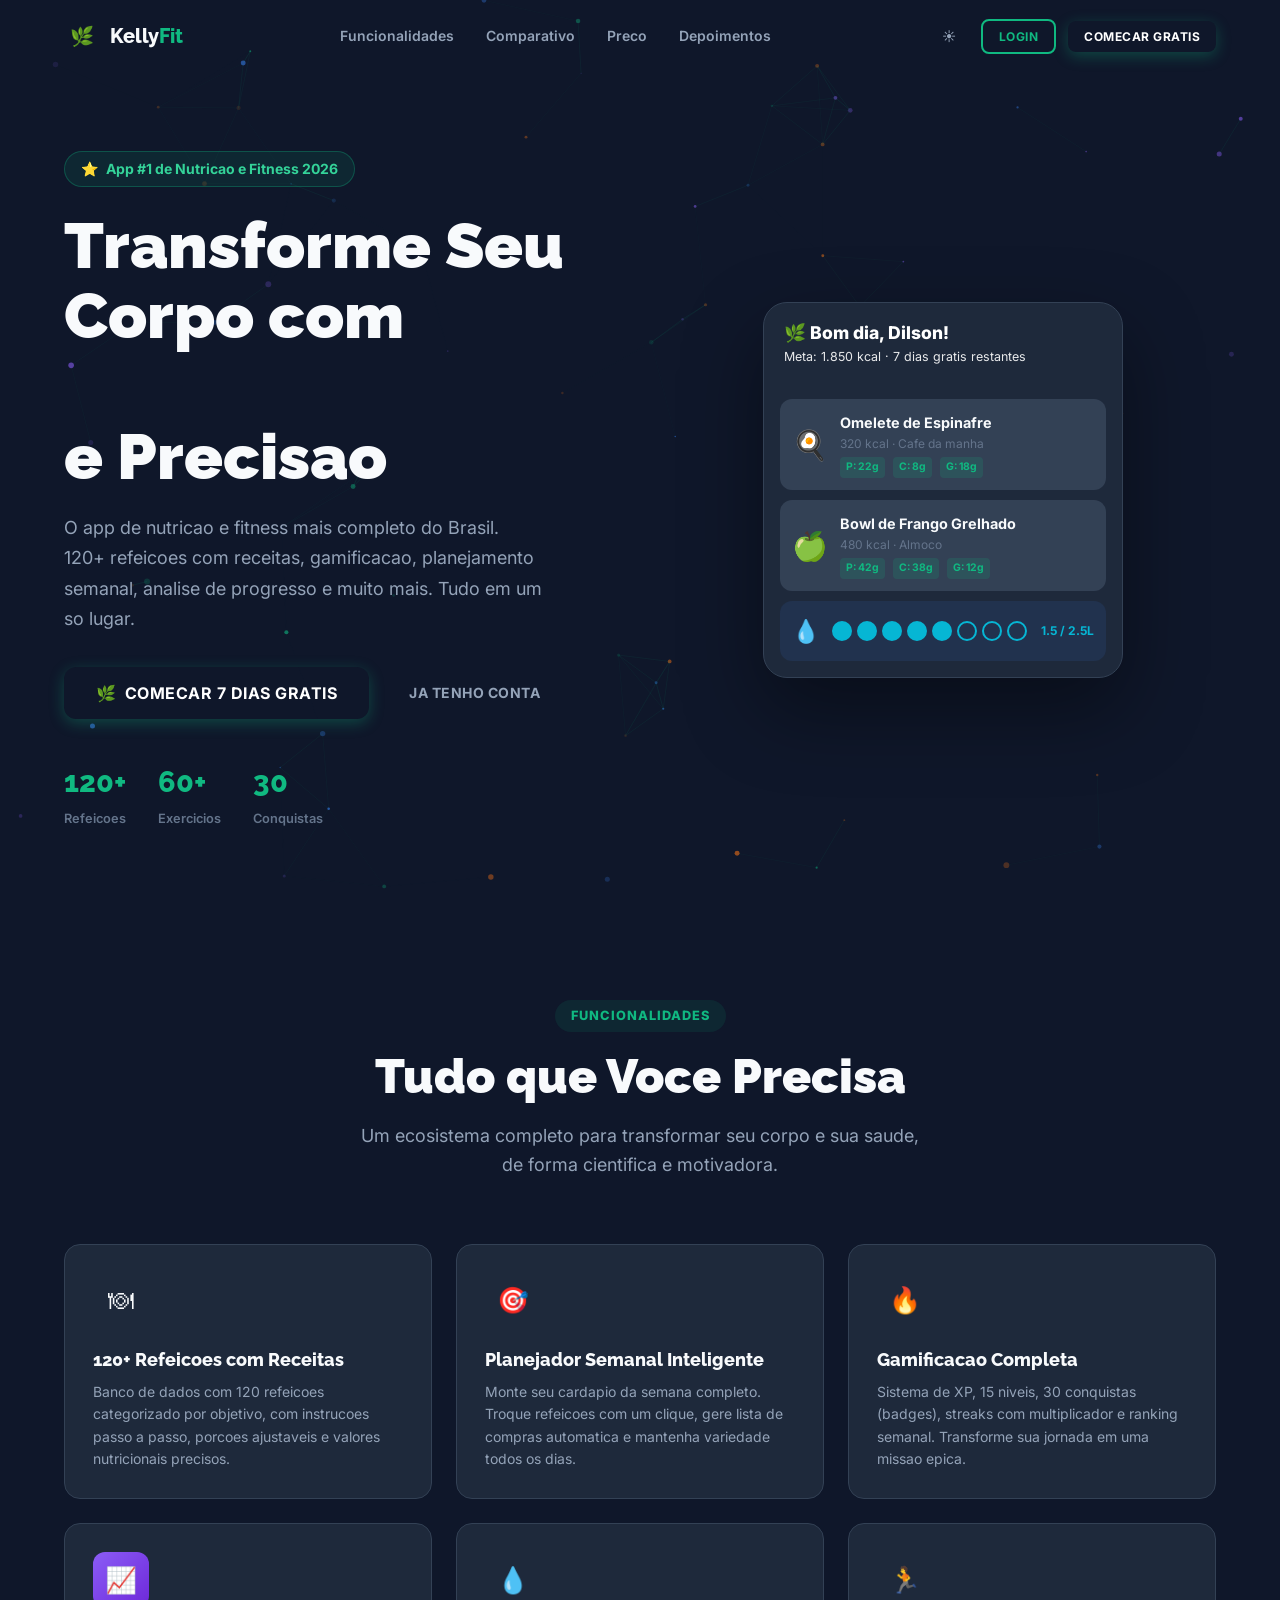
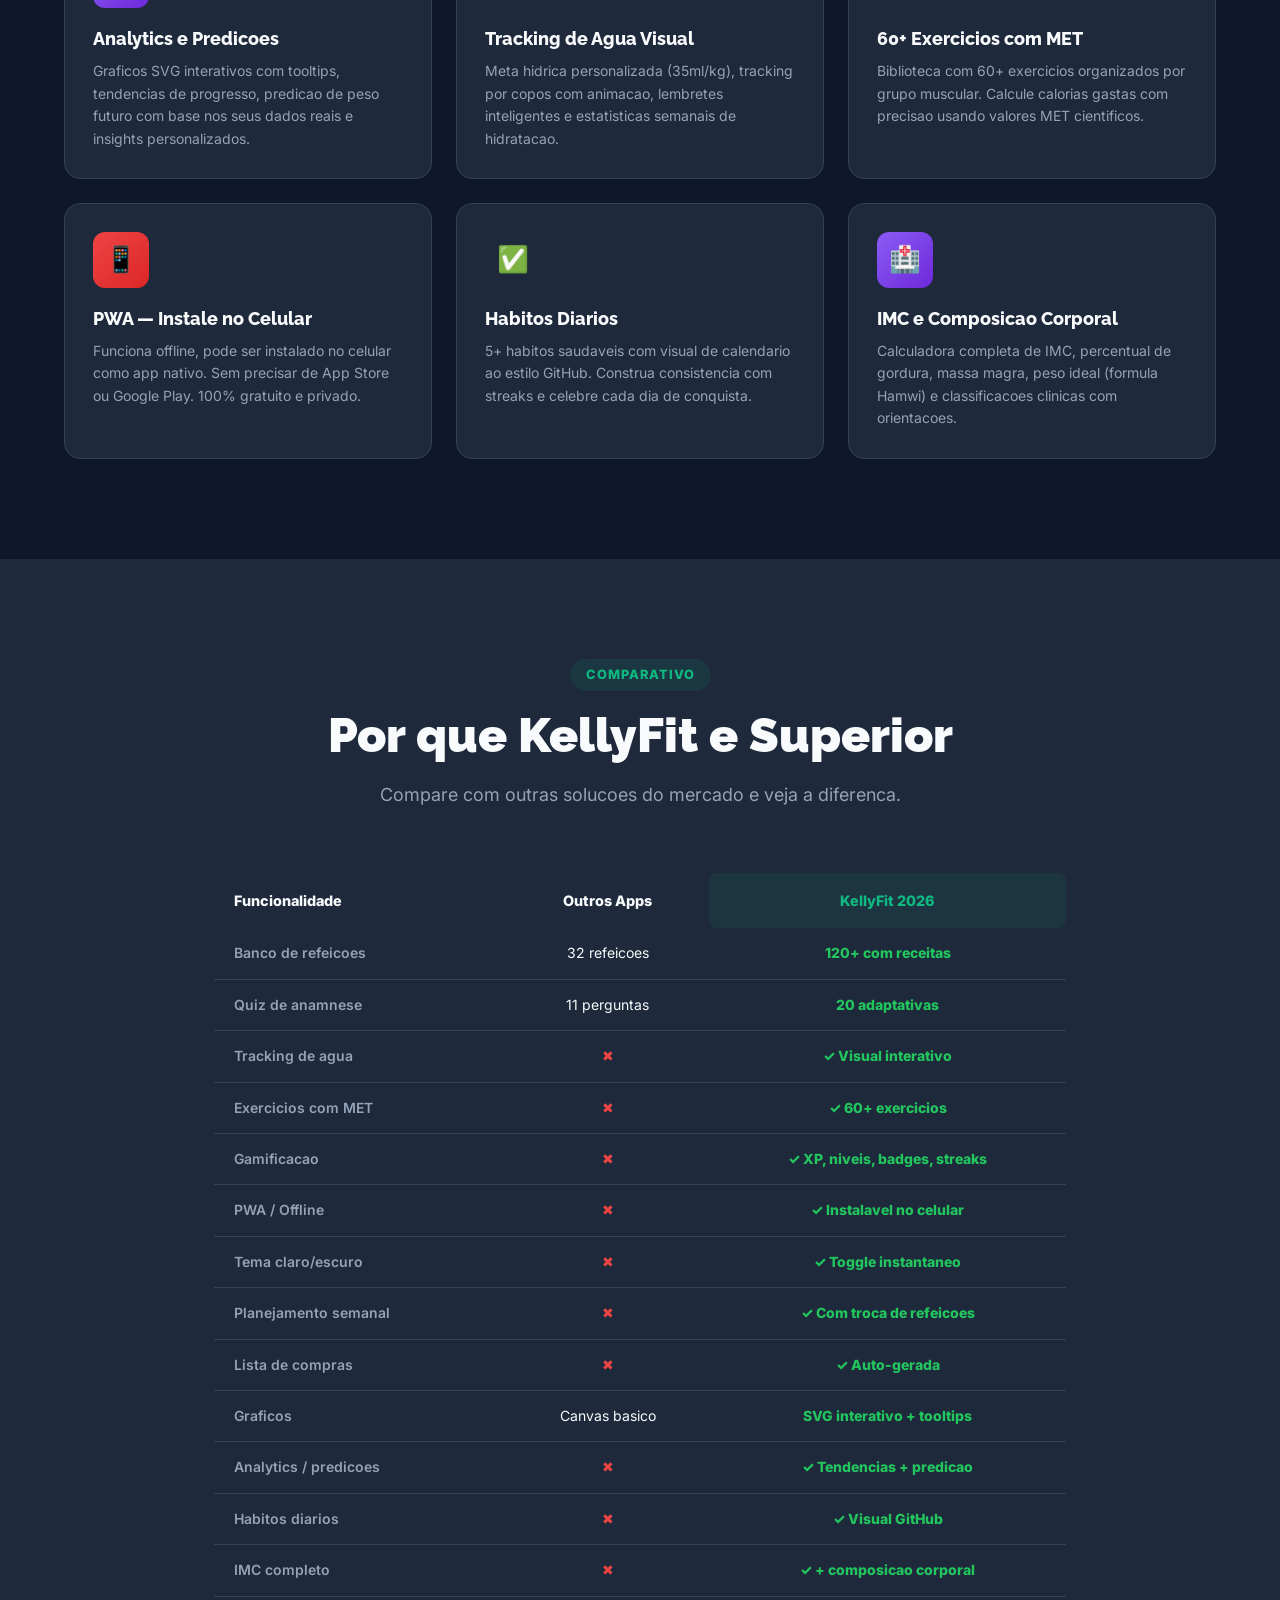
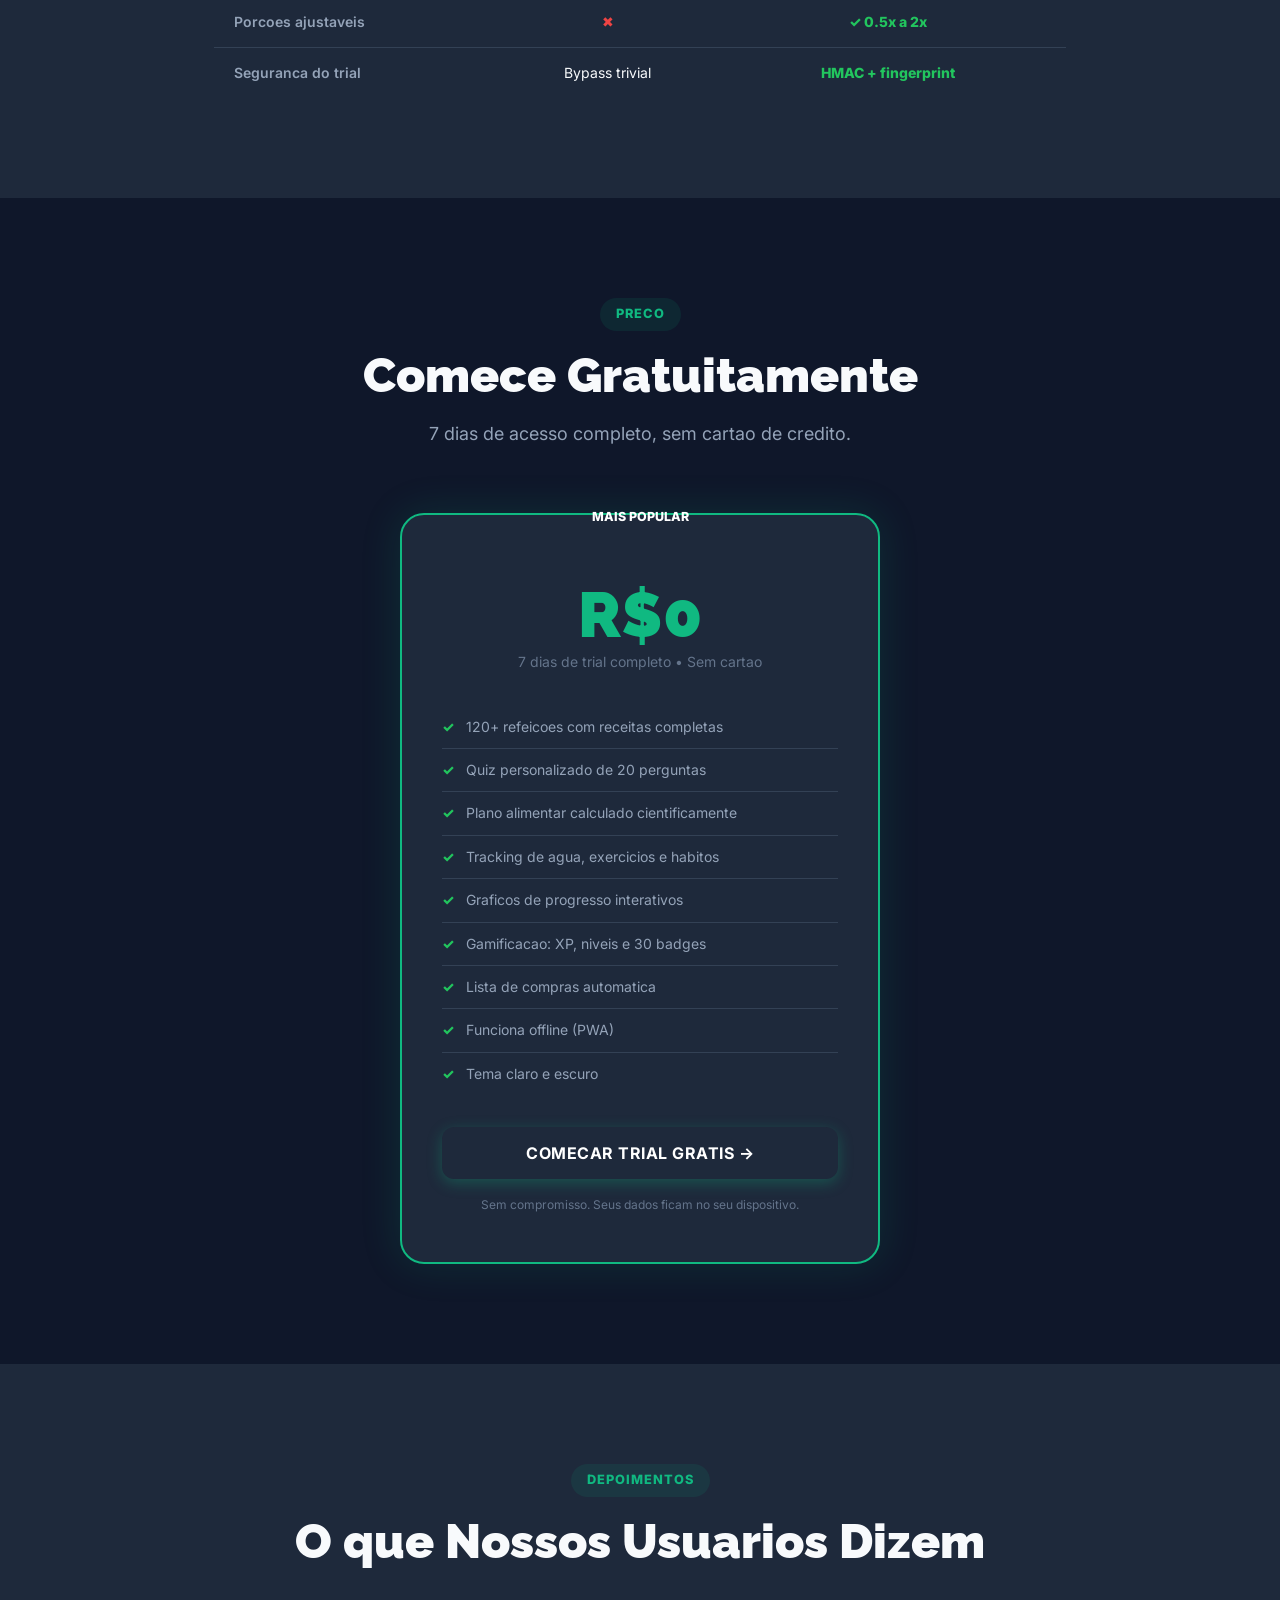
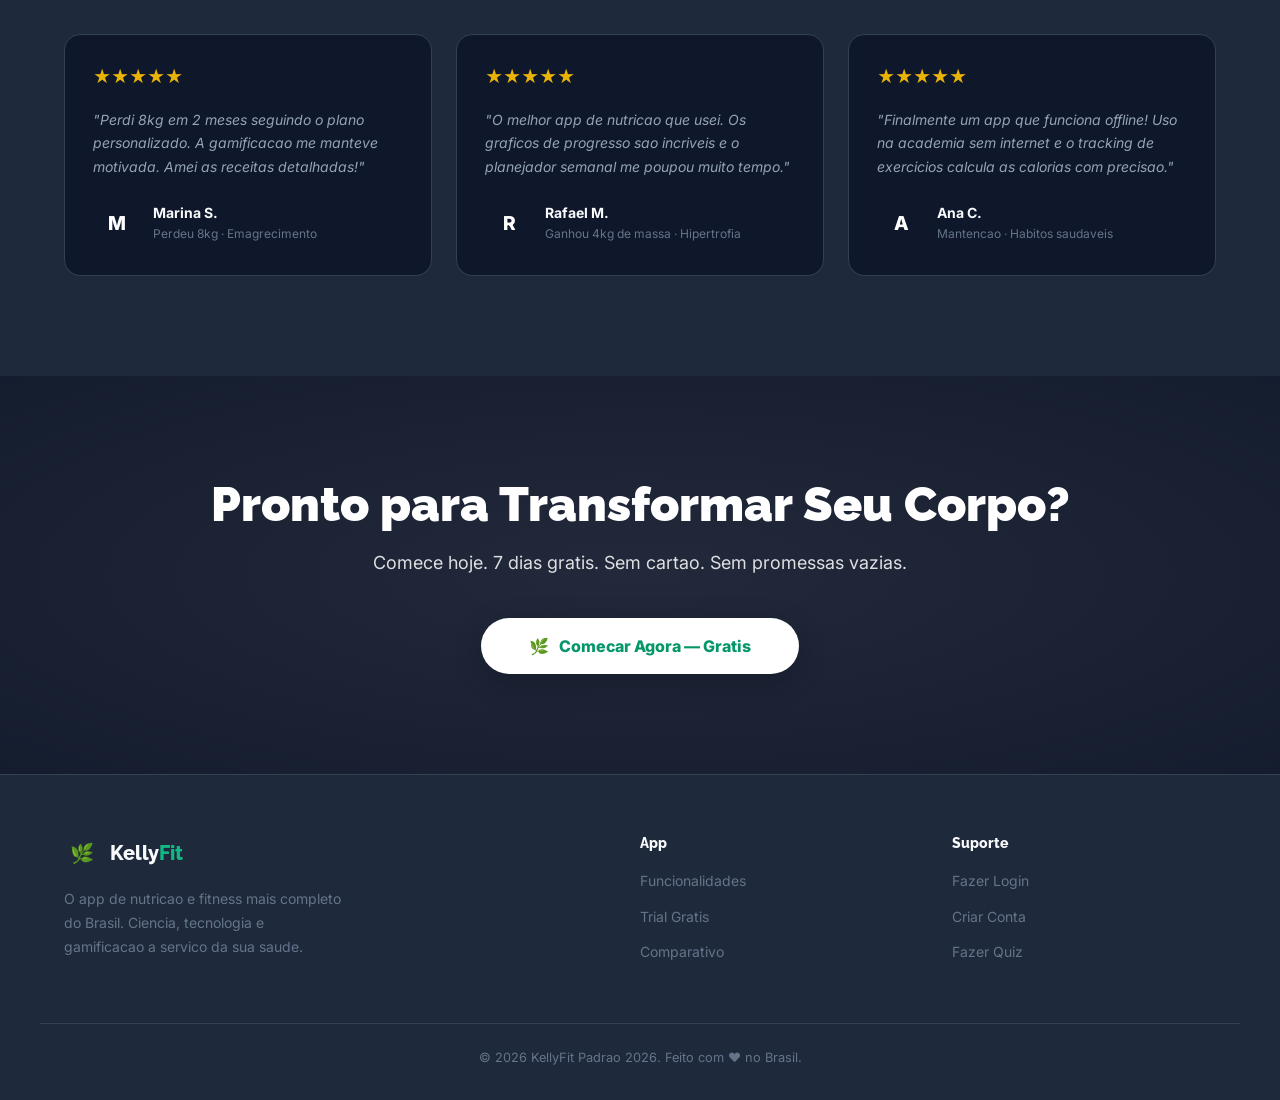
<file: index.html>
<!DOCTYPE html>
<html lang="pt-BR" data-theme="dark">
<head>
  <meta charset="UTF-8">
  <meta name="viewport" content="width=device-width, initial-scale=1.0">
  <meta name="description" content="KellyFit Padrao 2026 — App de nutricao e fitness superior. 120+ refeicoes com receitas, gamificacao, PWA, tracking completo. 7 dias gratis.">
  <meta name="theme-color" content="#10B981">
  <title>KellyFit Padrao 2026 — Transforme Seu Corpo</title>
  <link rel="manifest" href="manifest.json">
  <link rel="preconnect" href="https://fonts.googleapis.com">
  <link rel="preconnect" href="https://fonts.gstatic.com" crossorigin>
  <link href="https://fonts.googleapis.com/css2?family=Raleway:wght@400;700;800;900&family=Inter:wght@400;500;600;700&display=swap" rel="stylesheet">
  <link rel="stylesheet" href="css/variables.css">
  <link rel="stylesheet" href="css/reset.css">
  <link rel="stylesheet" href="css/themes.css">
  <link rel="stylesheet" href="css/components.css">
  <link rel="stylesheet" href="css/landing.css">
</head>
<body>

<!-- ======== NAVBAR ======== -->
<nav class="navbar" id="navbar" role="navigation" aria-label="Navegacao principal">
  <div class="navbar-inner">
    <a href="index.html" class="logo" aria-label="KellyFit Home">
      <div class="logo-icon" aria-hidden="true">&#127807;</div>
      <div class="logo-text">Kelly<span>Fit</span></div>
    </a>
    <ul class="nav-links" role="list">
      <li><a href="#features">Funcionalidades</a></li>
      <li><a href="#comparativo">Comparativo</a></li>
      <li><a href="#preco">Preco</a></li>
      <li><a href="#depoimentos">Depoimentos</a></li>
    </ul>
    <div class="nav-actions">
      <button class="theme-toggle btn-ghost btn-icon" aria-label="Alternar tema" title="Alternar tema claro/escuro">
        <span class="theme-icon-light" aria-hidden="true">&#9728;</span>
        <span class="theme-icon-dark" aria-hidden="true">&#9790;</span>
      </button>
      <button class="btn btn-outline btn-sm" id="btn-login" aria-label="Fazer login">Login</button>
      <button class="btn btn-primary btn-sm" id="btn-register" aria-label="Comecar gratis">Comecar Gratis</button>
    </div>
    <button class="hamburger" id="hamburger" aria-label="Menu" aria-expanded="false">
      <span></span><span></span><span></span>
    </button>
  </div>
</nav>

<!-- Mobile Nav -->
<nav class="mobile-nav" id="mobile-nav" aria-label="Menu mobile">
  <button class="mobile-nav-close" id="mobile-nav-close" aria-label="Fechar menu">&#10005;</button>
  <a href="#features" class="mobile-nav-link">Funcionalidades</a>
  <a href="#comparativo" class="mobile-nav-link">Comparativo</a>
  <a href="#preco" class="mobile-nav-link">Preco</a>
  <a href="#depoimentos" class="mobile-nav-link">Depoimentos</a>
  <button class="btn btn-primary btn-lg mobile-nav-cta" id="mobile-btn-register">Comecar Gratis</button>
</nav>

<!-- ======== HERO ======== -->
<section class="hero" role="banner">
  <canvas id="particles-canvas" aria-hidden="true"></canvas>
  <div class="hero-content">
    <div class="hero-text">
      <div class="hero-badge reveal">
        <span>&#11088;</span> App #1 de Nutricao e Fitness 2026
      </div>
      <h1 class="hero-title reveal">
        Transforme Seu<br>
        Corpo com <span class="highlight">Ciencia</span><br>
        e Precisao
      </h1>
      <p class="hero-desc reveal">
        O app de nutricao e fitness mais completo do Brasil. 120+ refeicoes com receitas, gamificacao, planejamento semanal, analise de progresso e muito mais. Tudo em um so lugar.
      </p>
      <div class="hero-cta reveal">
        <button class="btn btn-primary btn-lg" id="hero-btn-register" aria-label="Comecar 7 dias gratis">
          <span>&#127807;</span> Comecar 7 Dias Gratis
        </button>
        <button class="btn btn-ghost" id="hero-btn-login">
          Ja tenho conta
        </button>
      </div>
      <div class="hero-stats reveal">
        <div class="hero-stat-item">
          <span class="hero-stat-value">120+</span>
          <span class="hero-stat-label">Refeicoes</span>
        </div>
        <div class="hero-stat-item">
          <span class="hero-stat-value">60+</span>
          <span class="hero-stat-label">Exercicios</span>
        </div>
        <div class="hero-stat-item">
          <span class="hero-stat-value">30</span>
          <span class="hero-stat-label">Conquistas</span>
        </div>
      </div>
    </div>
    <div class="hero-visual" aria-hidden="true">
      <div class="hero-app-preview">
        <div class="preview-header">
          <div class="preview-header-title">&#127807; Bom dia, Dilson!</div>
          <div class="preview-header-sub">Meta: 1.850 kcal &#183; 7 dias gratis restantes</div>
        </div>
        <div class="preview-body">
          <div class="preview-meal-card">
            <div class="preview-meal-icon">&#127859;</div>
            <div class="preview-meal-info">
              <div class="preview-meal-name">Omelete de Espinafre</div>
              <div class="preview-meal-kcal">320 kcal &#183; Cafe da manha</div>
              <div class="preview-macros">
                <span class="preview-macro-chip">P: 22g</span>
                <span class="preview-macro-chip">C: 8g</span>
                <span class="preview-macro-chip">G: 18g</span>
              </div>
            </div>
          </div>
          <div class="preview-meal-card">
            <div class="preview-meal-icon">&#127823;</div>
            <div class="preview-meal-info">
              <div class="preview-meal-name">Bowl de Frango Grelhado</div>
              <div class="preview-meal-kcal">480 kcal &#183; Almoco</div>
              <div class="preview-macros">
                <span class="preview-macro-chip">P: 42g</span>
                <span class="preview-macro-chip">C: 38g</span>
                <span class="preview-macro-chip">G: 12g</span>
              </div>
            </div>
          </div>
          <div class="preview-water">
            <span style="font-size:1.4rem">&#128167;</span>
            <div class="preview-water-circles">
              <div class="water-circle filled"></div>
              <div class="water-circle filled"></div>
              <div class="water-circle filled"></div>
              <div class="water-circle filled"></div>
              <div class="water-circle filled"></div>
              <div class="water-circle"></div>
              <div class="water-circle"></div>
              <div class="water-circle"></div>
            </div>
            <span class="preview-water-label">1.5 / 2.5L</span>
          </div>
        </div>
      </div>
    </div>
  </div>
</section>

<!-- ======== FEATURES ======== -->
<section class="features-section" id="features">
  <div class="section-header container reveal">
    <span class="section-tag">Funcionalidades</span>
    <h2 class="section-title">Tudo que Voce Precisa</h2>
    <p class="section-desc">Um ecosistema completo para transformar seu corpo e sua saude, de forma cientifica e motivadora.</p>
  </div>
  <div class="features-grid">
    <div class="feature-card reveal" style="animation-delay:0.1s">
      <div class="feature-icon">&#127869;</div>
      <h3>120+ Refeicoes com Receitas</h3>
      <p>Banco de dados com 120 refeicoes categorizado por objetivo, com instrucoes passo a passo, porcoes ajustaveis e valores nutricionais precisos.</p>
    </div>
    <div class="feature-card reveal" style="animation-delay:0.15s">
      <div class="feature-icon blue">&#127919;</div>
      <h3>Planejador Semanal Inteligente</h3>
      <p>Monte seu cardapio da semana completo. Troque refeicoes com um clique, gere lista de compras automatica e mantenha variedade todos os dias.</p>
    </div>
    <div class="feature-card reveal" style="animation-delay:0.2s">
      <div class="feature-icon orange">&#128293;</div>
      <h3>Gamificacao Completa</h3>
      <p>Sistema de XP, 15 niveis, 30 conquistas (badges), streaks com multiplicador e ranking semanal. Transforme sua jornada em uma missao epica.</p>
    </div>
    <div class="feature-card reveal" style="animation-delay:0.25s">
      <div class="feature-icon purple">&#128200;</div>
      <h3>Analytics e Predicoes</h3>
      <p>Graficos SVG interativos com tooltips, tendencias de progresso, predicao de peso futuro com base nos seus dados reais e insights personalizados.</p>
    </div>
    <div class="feature-card reveal" style="animation-delay:0.3s">
      <div class="feature-icon blue">&#128167;</div>
      <h3>Tracking de Agua Visual</h3>
      <p>Meta hidrica personalizada (35ml/kg), tracking por copos com animacao, lembretes inteligentes e estatisticas semanais de hidratacao.</p>
    </div>
    <div class="feature-card reveal" style="animation-delay:0.35s">
      <div class="feature-icon">&#127939;</div>
      <h3>60+ Exercicios com MET</h3>
      <p>Biblioteca com 60+ exercicios organizados por grupo muscular. Calcule calorias gastas com precisao usando valores MET cientificos.</p>
    </div>
    <div class="feature-card reveal" style="animation-delay:0.4s">
      <div class="feature-icon red">&#128241;</div>
      <h3>PWA — Instale no Celular</h3>
      <p>Funciona offline, pode ser instalado no celular como app nativo. Sem precisar de App Store ou Google Play. 100% gratuito e privado.</p>
    </div>
    <div class="feature-card reveal" style="animation-delay:0.45s">
      <div class="feature-icon orange">&#9989;</div>
      <h3>Habitos Diarios</h3>
      <p>5+ habitos saudaveis com visual de calendario ao estilo GitHub. Construa consistencia com streaks e celebre cada dia de conquista.</p>
    </div>
    <div class="feature-card reveal" style="animation-delay:0.5s">
      <div class="feature-icon purple">&#127973;</div>
      <h3>IMC e Composicao Corporal</h3>
      <p>Calculadora completa de IMC, percentual de gordura, massa magra, peso ideal (formula Hamwi) e classificacoes clinicas com orientacoes.</p>
    </div>
  </div>
</section>

<!-- ======== COMPARATIVO ======== -->
<section class="comparison-section" id="comparativo">
  <div class="section-header reveal" style="padding:0 24px">
    <span class="section-tag">Comparativo</span>
    <h2 class="section-title">Por que KellyFit e Superior</h2>
    <p class="section-desc">Compare com outras solucoes do mercado e veja a diferenca.</p>
  </div>
  <div class="comparison-table">
    <table class="compare-table" aria-label="Comparativo de funcionalidades">
      <thead>
        <tr>
          <th style="text-align:left">Funcionalidade</th>
          <th>Outros Apps</th>
          <th class="kelly">KellyFit 2026</th>
        </tr>
      </thead>
      <tbody>
        <tr><td>Banco de refeicoes</td><td>32 refeicoes</td><td class="check">120+ com receitas</td></tr>
        <tr><td>Quiz de anamnese</td><td>11 perguntas</td><td class="check">20 adaptativas</td></tr>
        <tr><td>Tracking de agua</td><td class="cross">&#10006;</td><td class="check">&#10003; Visual interativo</td></tr>
        <tr><td>Exercicios com MET</td><td class="cross">&#10006;</td><td class="check">&#10003; 60+ exercicios</td></tr>
        <tr><td>Gamificacao</td><td class="cross">&#10006;</td><td class="check">&#10003; XP, niveis, badges, streaks</td></tr>
        <tr><td>PWA / Offline</td><td class="cross">&#10006;</td><td class="check">&#10003; Instalavel no celular</td></tr>
        <tr><td>Tema claro/escuro</td><td class="cross">&#10006;</td><td class="check">&#10003; Toggle instantaneo</td></tr>
        <tr><td>Planejamento semanal</td><td class="cross">&#10006;</td><td class="check">&#10003; Com troca de refeicoes</td></tr>
        <tr><td>Lista de compras</td><td class="cross">&#10006;</td><td class="check">&#10003; Auto-gerada</td></tr>
        <tr><td>Graficos</td><td>Canvas basico</td><td class="check">SVG interativo + tooltips</td></tr>
        <tr><td>Analytics / predicoes</td><td class="cross">&#10006;</td><td class="check">&#10003; Tendencias + predicao</td></tr>
        <tr><td>Habitos diarios</td><td class="cross">&#10006;</td><td class="check">&#10003; Visual GitHub</td></tr>
        <tr><td>IMC completo</td><td class="cross">&#10006;</td><td class="check">&#10003; + composicao corporal</td></tr>
        <tr><td>Porcoes ajustaveis</td><td class="cross">&#10006;</td><td class="check">&#10003; 0.5x a 2x</td></tr>
        <tr><td>Seguranca do trial</td><td>Bypass trivial</td><td class="check">HMAC + fingerprint</td></tr>
      </tbody>
    </table>
  </div>
</section>

<!-- ======== PRECO ======== -->
<section class="pricing-section" id="preco">
  <div class="section-header reveal" style="padding:0 24px">
    <span class="section-tag">Preco</span>
    <h2 class="section-title">Comece Gratuitamente</h2>
    <p class="section-desc">7 dias de acesso completo, sem cartao de credito.</p>
  </div>
  <div class="pricing-card reveal" style="margin:0 auto;max-width:480px;padding:48px 40px">
    <div class="pricing-badge-top">Mais Popular</div>
    <div class="pricing-price">R$0</div>
    <div class="pricing-period">7 dias de trial completo &bull; Sem cartao</div>
    <ul class="pricing-features">
      <li><span>&#10003;</span> 120+ refeicoes com receitas completas</li>
      <li><span>&#10003;</span> Quiz personalizado de 20 perguntas</li>
      <li><span>&#10003;</span> Plano alimentar calculado cientificamente</li>
      <li><span>&#10003;</span> Tracking de agua, exercicios e habitos</li>
      <li><span>&#10003;</span> Graficos de progresso interativos</li>
      <li><span>&#10003;</span> Gamificacao: XP, niveis e 30 badges</li>
      <li><span>&#10003;</span> Lista de compras automatica</li>
      <li><span>&#10003;</span> Funciona offline (PWA)</li>
      <li><span>&#10003;</span> Tema claro e escuro</li>
    </ul>
    <button class="btn btn-primary btn-lg btn-block" id="pricing-btn-register" aria-label="Comecar trial gratis">
      Comecar Trial Gratis &#8594;
    </button>
    <p class="pricing-disclaimer">Sem compromisso. Seus dados ficam no seu dispositivo.</p>
  </div>
</section>

<!-- ======== DEPOIMENTOS ======== -->
<section class="testimonials-section" id="depoimentos">
  <div class="section-header reveal" style="padding:0 24px">
    <span class="section-tag">Depoimentos</span>
    <h2 class="section-title">O que Nossos Usuarios Dizem</h2>
  </div>
  <div class="testimonials-grid">
    <article class="testimonial-card reveal" style="animation-delay:0.1s">
      <div class="testimonial-stars" aria-label="5 estrelas">&#9733;&#9733;&#9733;&#9733;&#9733;</div>
      <p class="testimonial-text">"Perdi 8kg em 2 meses seguindo o plano personalizado. A gamificacao me manteve motivada. Amei as receitas detalhadas!"</p>
      <div class="testimonial-author">
        <div class="avatar">M</div>
        <div>
          <div class="testimonial-name">Marina S.</div>
          <div class="testimonial-meta">Perdeu 8kg &#183; Emagrecimento</div>
        </div>
      </div>
    </article>
    <article class="testimonial-card reveal" style="animation-delay:0.15s">
      <div class="testimonial-stars" aria-label="5 estrelas">&#9733;&#9733;&#9733;&#9733;&#9733;</div>
      <p class="testimonial-text">"O melhor app de nutricao que usei. Os graficos de progresso sao incriveis e o planejador semanal me poupou muito tempo."</p>
      <div class="testimonial-author">
        <div class="avatar">R</div>
        <div>
          <div class="testimonial-name">Rafael M.</div>
          <div class="testimonial-meta">Ganhou 4kg de massa &#183; Hipertrofia</div>
        </div>
      </div>
    </article>
    <article class="testimonial-card reveal" style="animation-delay:0.2s">
      <div class="testimonial-stars" aria-label="5 estrelas">&#9733;&#9733;&#9733;&#9733;&#9733;</div>
      <p class="testimonial-text">"Finalmente um app que funciona offline! Uso na academia sem internet e o tracking de exercicios calcula as calorias com precisao."</p>
      <div class="testimonial-author">
        <div class="avatar">A</div>
        <div>
          <div class="testimonial-name">Ana C.</div>
          <div class="testimonial-meta">Mantencao &#183; Habitos saudaveis</div>
        </div>
      </div>
    </article>
  </div>
</section>

<!-- ======== CTA FINAL ======== -->
<section class="cta-section">
  <div class="container" style="position:relative;z-index:1">
    <h2 class="reveal">Pronto para Transformar Seu Corpo?</h2>
    <p class="reveal">Comece hoje. 7 dias gratis. Sem cartao. Sem promessas vazias.</p>
    <button class="btn-cta reveal" id="cta-btn-register" aria-label="Comecar agora gratis">
      <span>&#127807;</span> Comecar Agora — Gratis
    </button>
  </div>
</section>

<!-- ======== FOOTER ======== -->
<footer class="footer">
  <div class="footer-grid">
    <div class="footer-brand">
      <a href="index.html" class="logo">
        <div class="logo-icon">&#127807;</div>
        <div class="logo-text">Kelly<span>Fit</span></div>
      </a>
      <p>O app de nutricao e fitness mais completo do Brasil. Ciencia, tecnologia e gamificacao a servico da sua saude.</p>
    </div>
    <div class="footer-col">
      <h4>App</h4>
      <ul>
        <li><a href="#features">Funcionalidades</a></li>
        <li><a href="#preco">Trial Gratis</a></li>
        <li><a href="#comparativo">Comparativo</a></li>
      </ul>
    </div>
    <div class="footer-col">
      <h4>Suporte</h4>
      <ul>
        <li><a href="#" id="footer-login-link">Fazer Login</a></li>
        <li><a href="#" id="footer-register-link">Criar Conta</a></li>
        <li><a href="quiz.html">Fazer Quiz</a></li>
      </ul>
    </div>
  </div>
  <div class="footer-bottom">
    <p>&copy; 2026 KellyFit Padrao 2026. Feito com &#10084; no Brasil.</p>
  </div>
</footer>

<!-- ======== AUTH MODAL ======== -->
<div class="auth-overlay" id="auth-overlay" role="dialog" aria-modal="true" aria-label="Autenticacao">
  <div class="auth-modal">
    <button class="auth-modal-close" id="auth-modal-close" aria-label="Fechar">&#10005;</button>
    <div class="auth-logo">
      <div class="logo-icon-lg" aria-hidden="true">&#127807;</div>
      <h2>KellyFit 2026</h2>
      <p id="auth-modal-subtitle">Comece sua transformacao</p>
    </div>
    <div class="auth-tabs" role="tablist">
      <button class="auth-tab active" id="tab-register" role="tab" aria-selected="true" aria-controls="form-register">Criar Conta</button>
      <button class="auth-tab" id="tab-login" role="tab" aria-selected="false" aria-controls="form-login">Entrar</button>
    </div>

    <!-- Register Form -->
    <form class="auth-form active" id="form-register" aria-labelledby="tab-register" novalidate>
      <div class="input-group">
        <label for="reg-name">Seu Nome</label>
        <input class="input" type="text" id="reg-name" name="name" placeholder="Como voce quer ser chamado?" autocomplete="given-name" required maxlength="60">
      </div>
      <div class="input-group">
        <label for="reg-email">Email</label>
        <input class="input" type="email" id="reg-email" name="email" placeholder="seu@email.com" autocomplete="email" required>
      </div>
      <div class="input-group">
        <label for="reg-password">Senha</label>
        <input class="input" type="password" id="reg-password" name="password" placeholder="Minimo 6 caracteres" autocomplete="new-password" required minlength="6">
      </div>
      <div id="register-error" class="badge badge-error" style="display:none;width:100%;margin-bottom:12px"></div>
      <button type="submit" class="btn btn-primary btn-lg btn-block">
        Criar Conta e Comecar Trial <span aria-hidden="true">&#8594;</span>
      </button>
      <p class="auth-footer">Ao criar conta, voce concorda com os termos de uso.</p>
    </form>

    <!-- Login Form -->
    <form class="auth-form" id="form-login" aria-labelledby="tab-login" novalidate>
      <div class="input-group">
        <label for="login-email">Email</label>
        <input class="input" type="email" id="login-email" name="email" placeholder="seu@email.com" autocomplete="email" required>
      </div>
      <div class="input-group">
        <label for="login-password">Senha</label>
        <input class="input" type="password" id="login-password" name="password" placeholder="Sua senha" autocomplete="current-password" required>
      </div>
      <div id="login-error" class="badge badge-error" style="display:none;width:100%;margin-bottom:12px"></div>
      <button type="submit" class="btn btn-primary btn-lg btn-block">
        Entrar <span aria-hidden="true">&#8594;</span>
      </button>
      <p class="auth-footer">Nao tem conta? <a id="switch-to-register">Criar gratis</a></p>
    </form>
  </div>
</div>

<!-- Scripts (ordem importa: utils → core → ui → landing) -->
<script src="js/utils/hash.js"></script>
<script src="js/utils/date-utils.js"></script>
<script src="js/utils/nutrition-calc.js"></script>
<script src="js/core/events.js"></script>
<script src="js/core/store.js"></script>
<script src="js/core/auth.js"></script>
<script src="js/ui/theme.js"></script>
<script src="js/ui/toast.js"></script>
<script src="js/ui/modal.js"></script>
<script src="js/ui/particles.js"></script>
<script src="js/ui/landing.js"></script>
<script>
  if ('serviceWorker' in navigator) {
    window.addEventListener('load', function () {
      navigator.serviceWorker.register('./service-worker.js')
        .catch(function (err) { console.warn('[SW] Registration failed:', err); });
    });
  }
</script>
</body>
</html>
</file>
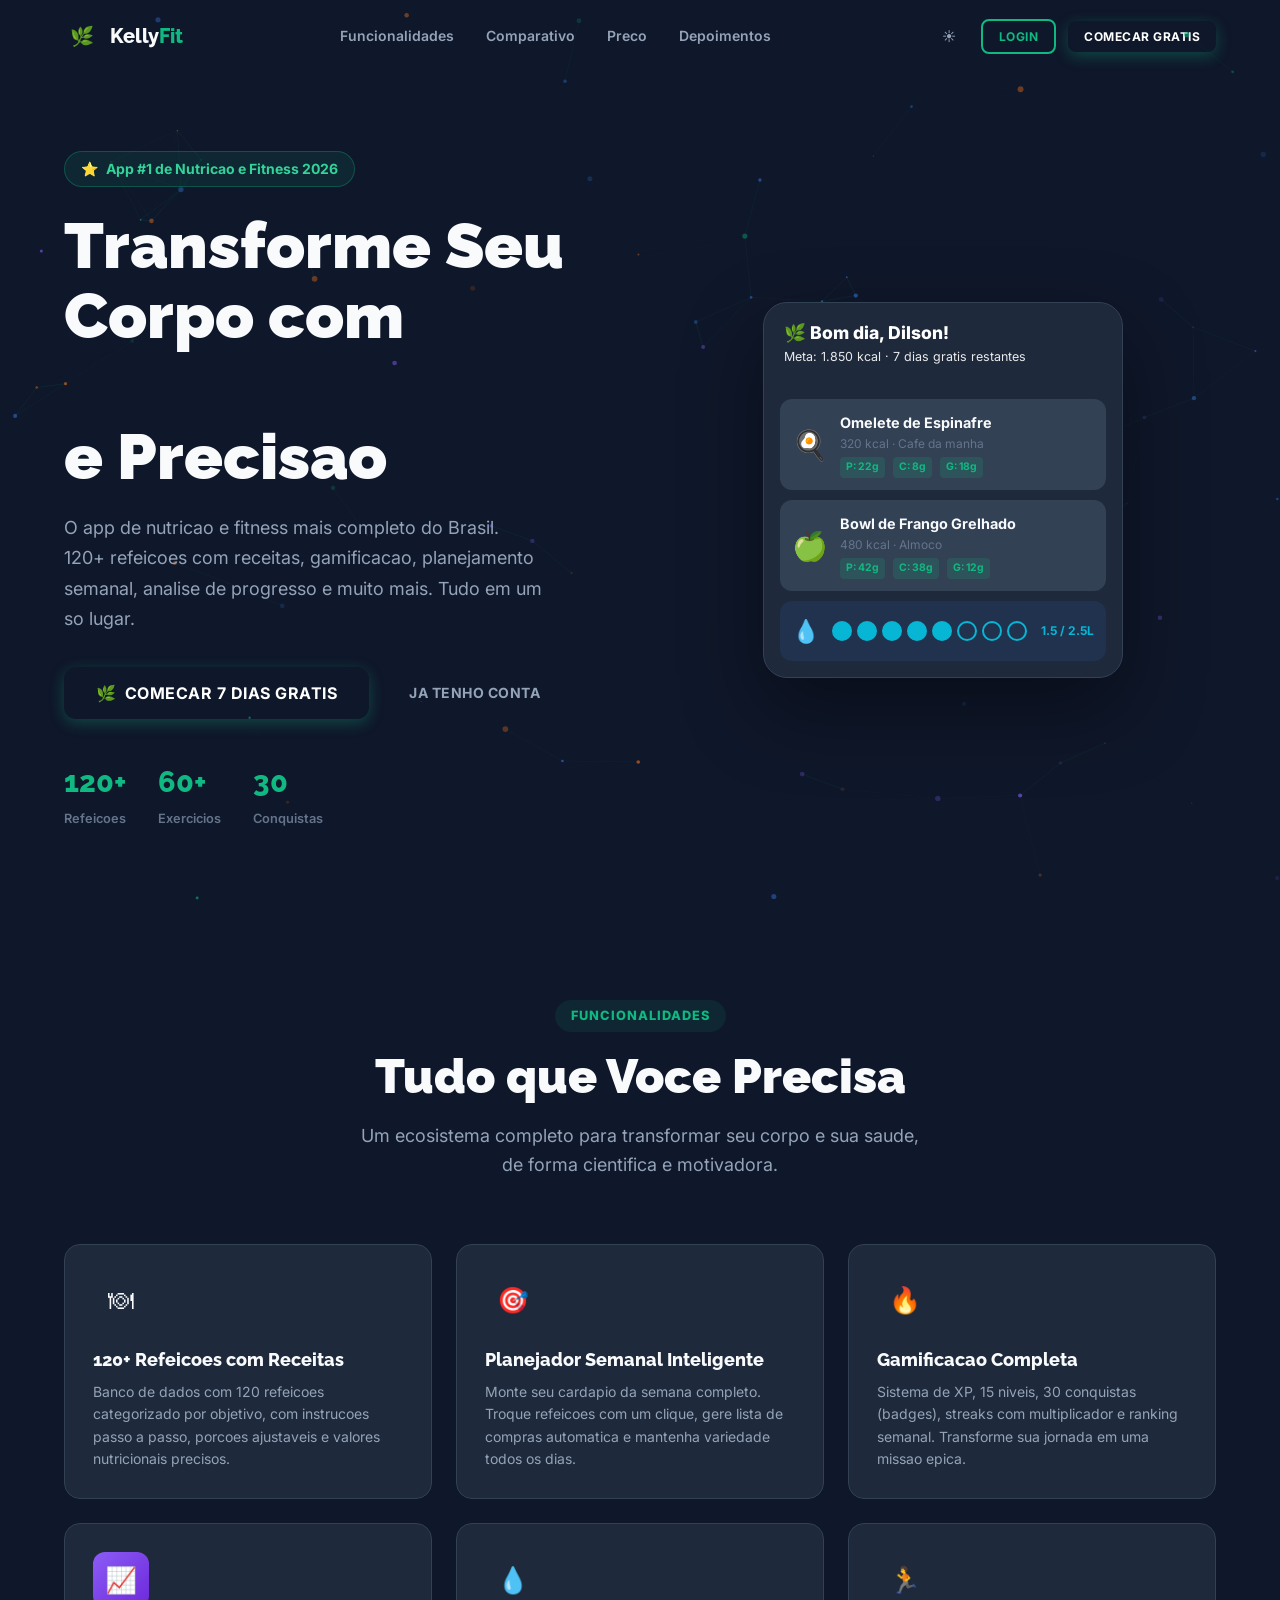
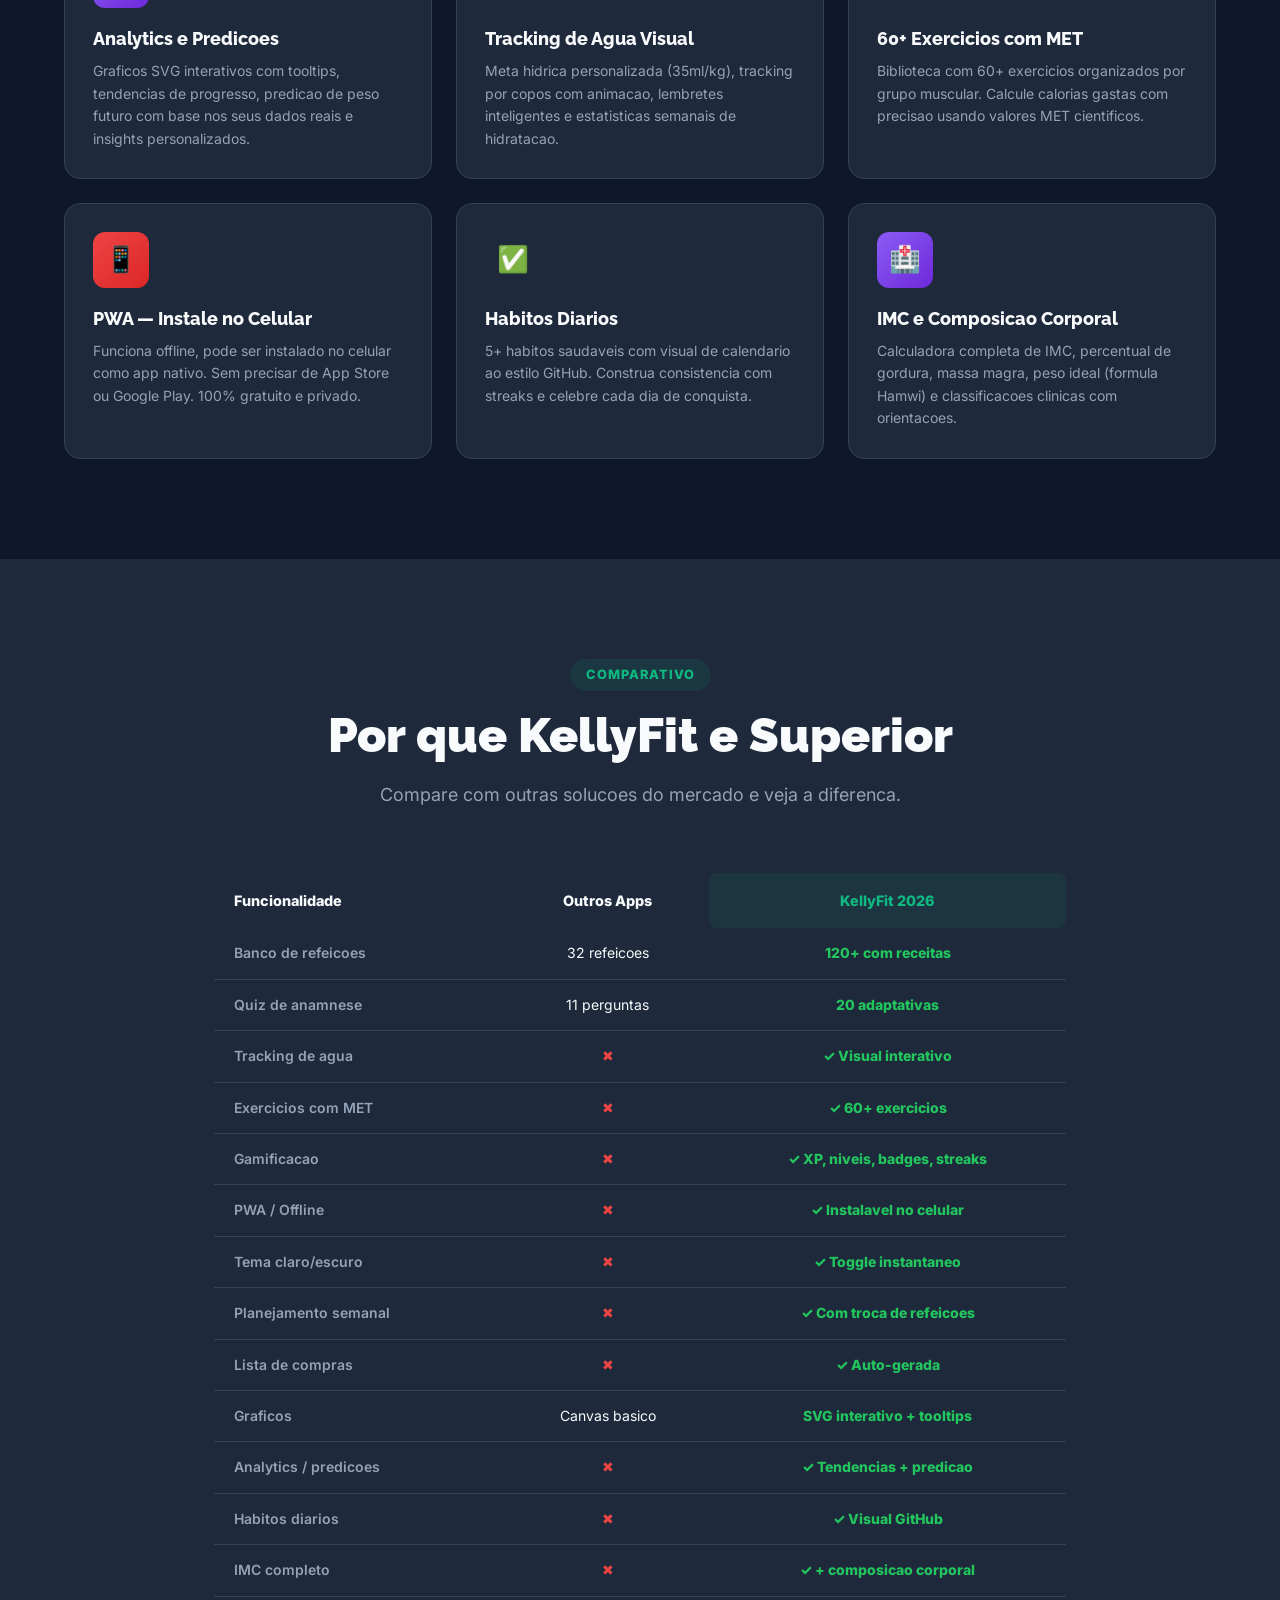
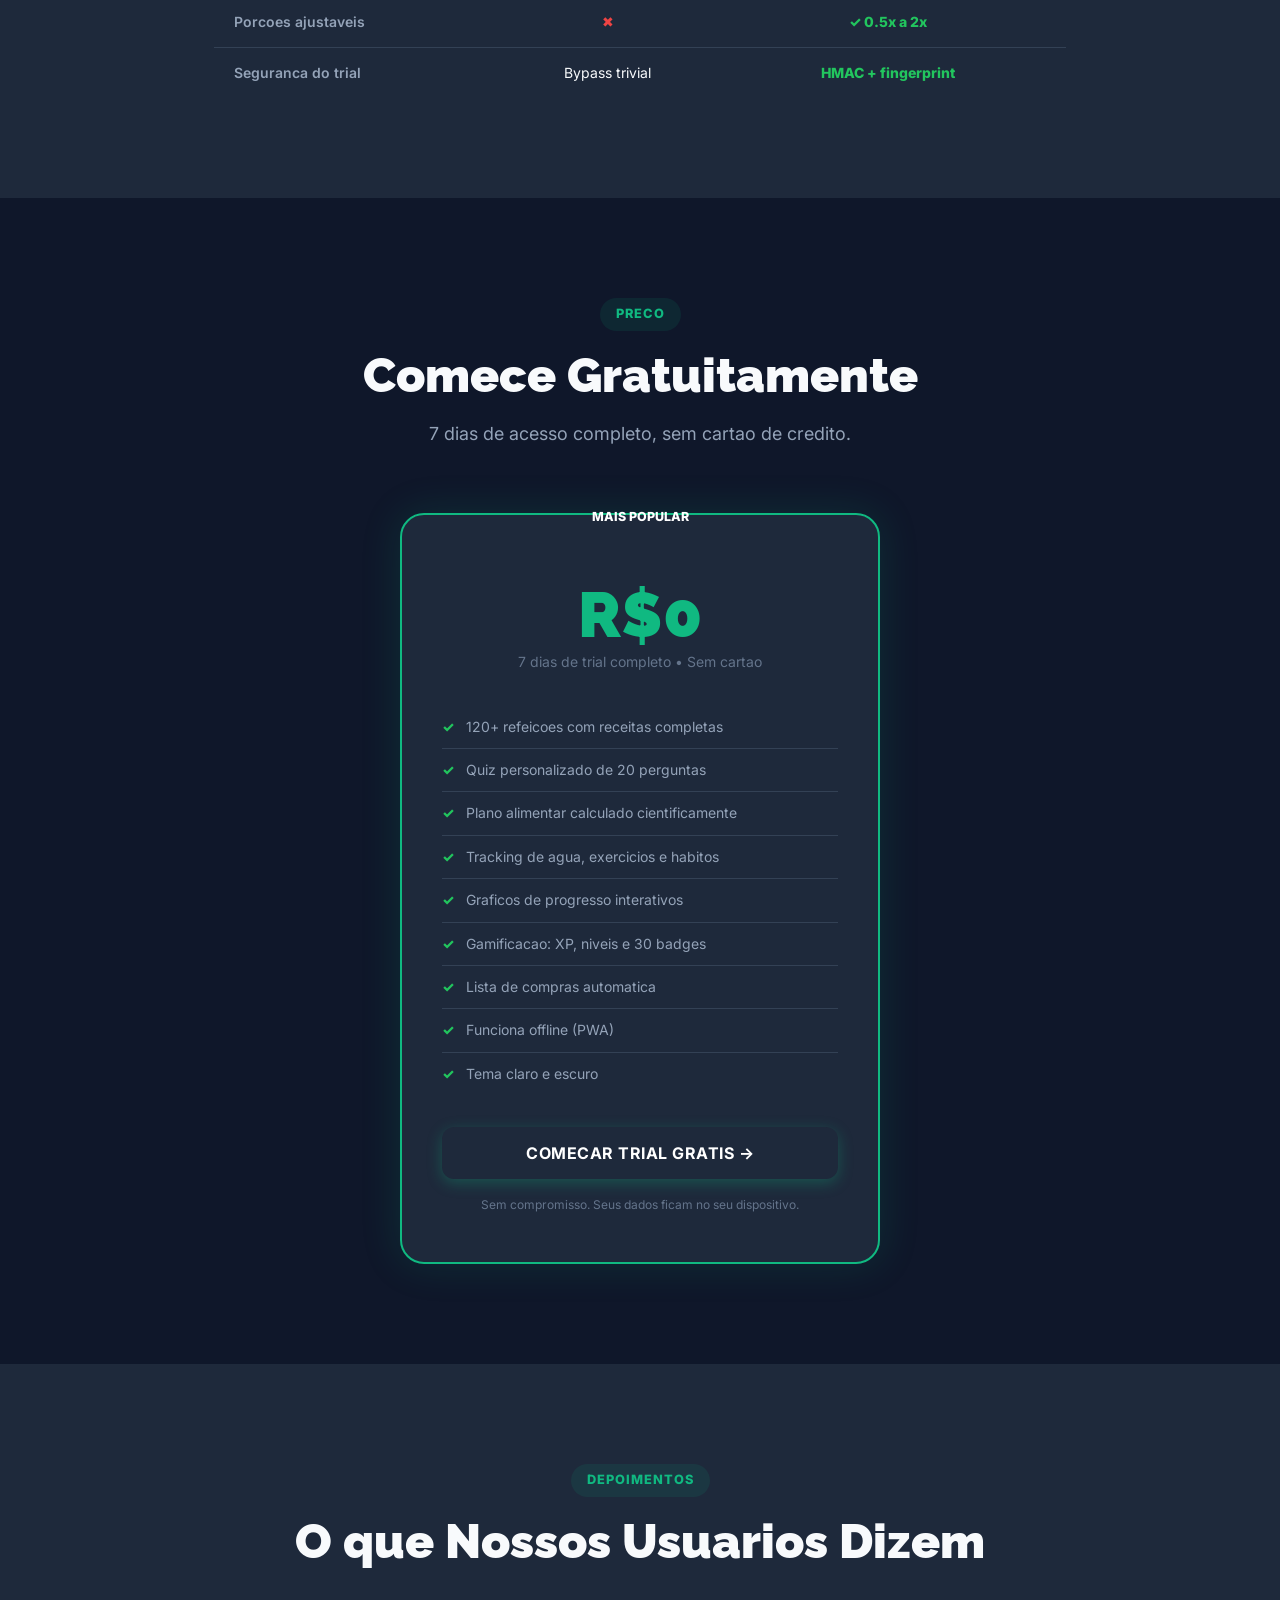
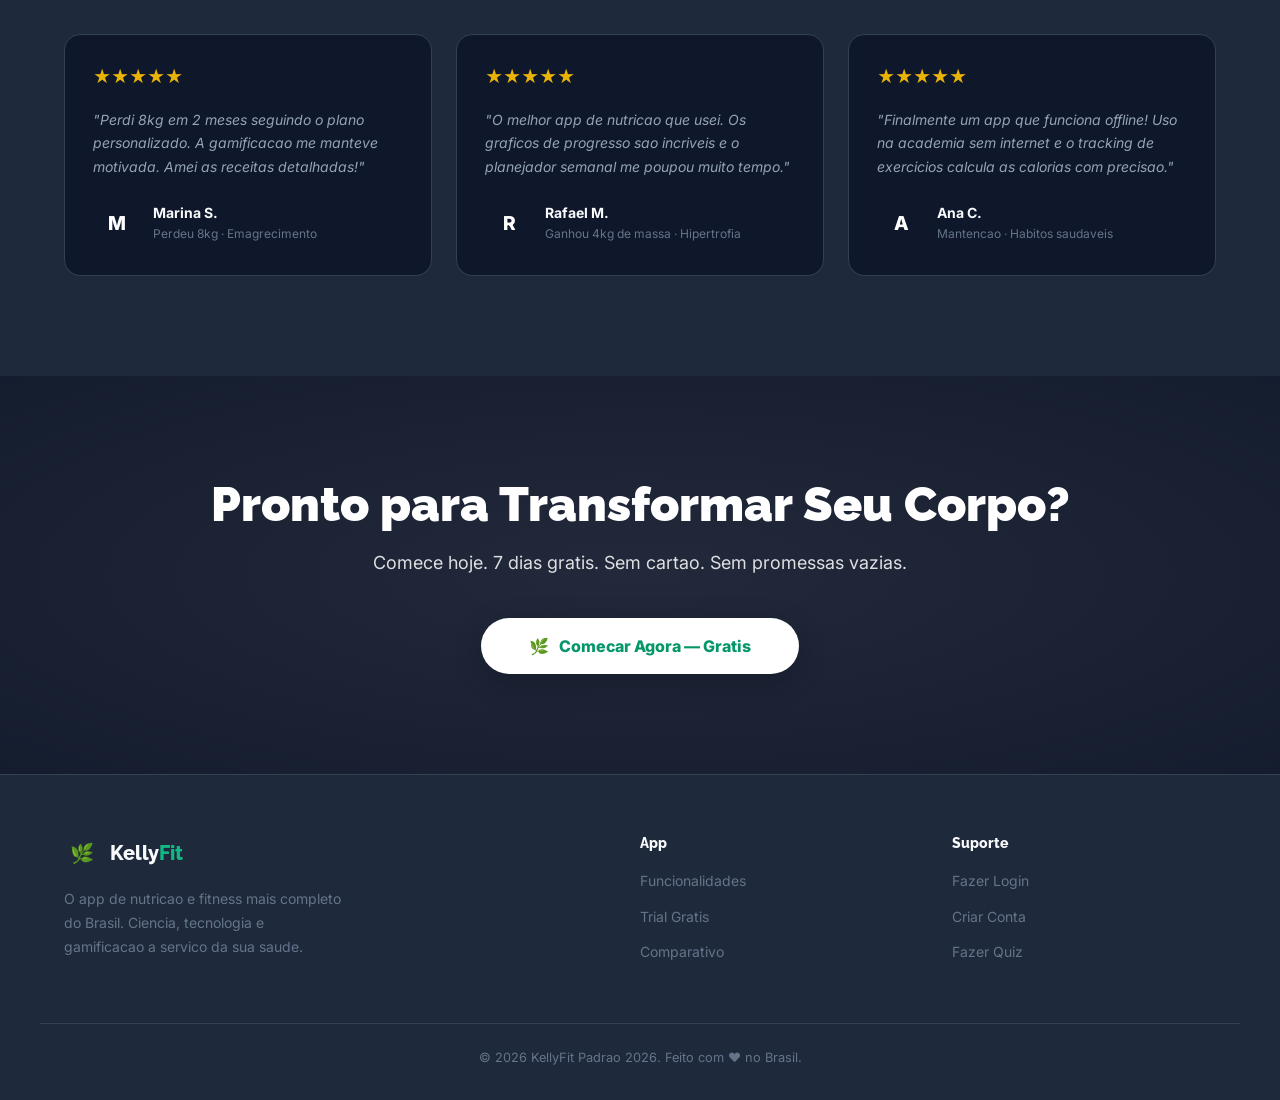
<file: app.html>
<!DOCTYPE html>
<html lang="pt-BR" data-theme="dark">
<head>
  <meta charset="UTF-8">
  <meta name="viewport" content="width=device-width, initial-scale=1.0">
  <meta name="description" content="KellyFit Padrao 2026 — Dashboard pessoal de nutricao e fitness.">
  <meta name="theme-color" content="#10B981">
  <title>Dashboard — KellyFit Padrao 2026</title>
  <link rel="manifest" href="manifest.json">
  <link rel="preconnect" href="https://fonts.googleapis.com">
  <link rel="preconnect" href="https://fonts.gstatic.com" crossorigin>
  <link href="https://fonts.googleapis.com/css2?family=Raleway:wght@400;700;800;900&family=Inter:wght@400;500;600;700&display=swap" rel="stylesheet">
  <link rel="stylesheet" href="css/variables.css">
  <link rel="stylesheet" href="css/reset.css">
  <link rel="stylesheet" href="css/themes.css">
  <link rel="stylesheet" href="css/components.css">
  <link rel="stylesheet" href="css/app.css">
  <link rel="stylesheet" href="css/charts.css">
</head>
<body>
<div class="app-layout" id="app-layout">

  <!-- Topbar -->
  <header class="app-topbar" role="banner">
    <div class="topbar-left">
      <button class="sidebar-toggle" id="sidebar-toggle" aria-label="Abrir menu" aria-expanded="false">&#9776;</button>
      <a href="index.html" class="topbar-logo" aria-label="KellyFit Home">
        <span aria-hidden="true">&#127807;</span> Kelly<span class="logo-dot">Fit</span>
      </a>
    </div>
    <div class="topbar-right">
      <div class="topbar-trial-badge" id="trial-badge" aria-live="polite">
        <span aria-hidden="true">&#8987;</span> <span id="trial-days-left">7</span> dias restantes
      </div>
      <button class="theme-toggle btn-ghost btn-icon" aria-label="Alternar tema">
        <span class="theme-icon-light" aria-hidden="true">&#9728;</span>
        <span class="theme-icon-dark" aria-hidden="true">&#9790;</span>
      </button>
      <button class="topbar-user-btn" id="topbar-user-btn" aria-label="Menu do usuario">
        <div class="avatar avatar-sm" id="topbar-avatar">?</div>
        <span class="topbar-user-name" id="topbar-user-name">Carregando...</span>
      </button>
    </div>
  </header>

  <!-- Sidebar -->
  <nav class="app-sidebar" id="app-sidebar" aria-label="Menu principal">
    <span class="sidebar-section-label">Principal</span>
    <button class="nav-item active" data-route="dashboard">
      <span class="nav-icon" aria-hidden="true">&#127968;</span> Dashboard
    </button>
    <button class="nav-item" data-route="cardapio">
      <span class="nav-icon" aria-hidden="true">&#127869;</span> Cardapio de Hoje
    </button>
    <button class="nav-item" data-route="planejador">
      <span class="nav-icon" aria-hidden="true">&#128197;</span> Planejador Semanal
    </button>

    <span class="sidebar-section-label">Tracking</span>
    <button class="nav-item" data-route="agua">
      <span class="nav-icon" aria-hidden="true">&#128167;</span> Agua
    </button>
    <button class="nav-item" data-route="exercicios">
      <span class="nav-icon" aria-hidden="true">&#127947;</span> Exercicios
    </button>
    <button class="nav-item" data-route="habitos">
      <span class="nav-icon" aria-hidden="true">&#9989;</span> Habitos
    </button>

    <span class="sidebar-section-label">Analise</span>
    <button class="nav-item" data-route="progresso">
      <span class="nav-icon" aria-hidden="true">&#128200;</span> Progresso
    </button>
    <button class="nav-item" data-route="analytics">
      <span class="nav-icon" aria-hidden="true">&#128202;</span> Analytics
    </button>
    <button class="nav-item" data-route="imc">
      <span class="nav-icon" aria-hidden="true">&#9878;</span> IMC
    </button>

    <span class="sidebar-section-label">Extra</span>
    <button class="nav-item" data-route="compras">
      <span class="nav-icon" aria-hidden="true">&#128722;</span> Lista de Compras
    </button>
    <button class="nav-item" data-route="conquistas">
      <span class="nav-icon" aria-hidden="true">&#127942;</span> Conquistas
    </button>
    <button class="nav-item" data-route="perfil">
      <span class="nav-icon" aria-hidden="true">&#128100;</span> Meu Perfil
    </button>

    <div style="margin-top:auto;padding-top:16px;border-top:1px solid var(--border-color);padding-bottom:4px">
      <button class="nav-item" id="btn-logout">
        <span class="nav-icon" aria-hidden="true">&#128682;</span> Sair
      </button>
    </div>
  </nav>

  <!-- Main content -->
  <main class="app-main" id="app-main" aria-label="Conteudo principal">

    <!-- Dashboard -->
    <section id="page-dashboard" role="region" aria-label="Dashboard">
      <div class="page-header">
        <div>
          <h1 class="page-title" id="dashboard-greeting">Bom dia! &#128075;</h1>
          <p class="page-subtitle" id="dashboard-date"></p>
        </div>
        <button class="btn btn-primary btn-sm" id="btn-log-weight" aria-label="Registrar peso">
          &#9878; Registrar Peso
        </button>
      </div>

      <!-- XP Bar -->
      <div class="xp-section" id="xp-section" aria-label="Nivel e XP">
        <div class="xp-level-badge" id="xp-level-badge">
          <span id="xp-level-num">1</span>
          <span class="xp-level-label">LVL</span>
        </div>
        <div class="xp-info">
          <div class="xp-title" id="xp-title">Iniciante Fitness</div>
          <div class="progress-bar xp-bar-wrap">
            <div class="progress-bar-fill" id="xp-bar-fill" style="width:0%"></div>
          </div>
          <div class="xp-bar-text" id="xp-bar-text">0 / 100 XP</div>
        </div>
        <div class="xp-streak" aria-label="Sequencia de dias">
          <div class="xp-streak-num" id="streak-num">0</div>
          <div class="xp-streak-label">&#128293; streak</div>
        </div>
      </div>

      <!-- Summary Cards -->
      <div class="dashboard-grid" id="summary-cards" aria-label="Resumo de hoje"></div>

      <!-- Macros + Agua -->
      <div style="display:grid;grid-template-columns:1fr 1fr;gap:16px;margin-bottom:24px">
        <div class="card" id="macros-card" aria-label="Macronutrientes de hoje">
          <div class="card-header"><h3 style="font-size:1rem">Macros de Hoje</h3></div>
          <div class="macros-ring-wrap" id="macros-ring-wrap"></div>
        </div>
        <div class="card" id="quick-water-card" aria-label="Agua rapida">
          <div class="card-header">
            <h3 style="font-size:1rem">&#128167; Agua</h3>
            <span id="water-quick-label" style="font-weight:700;color:var(--info)">0L</span>
          </div>
          <div class="water-cups-grid" id="water-quick-cups"></div>
        </div>
      </div>

      <!-- Today's meals quick view -->
      <div class="meals-today-section" aria-label="Refeicoes de hoje">
        <div class="card-header"><h3>Refeicoes de Hoje</h3><button class="btn btn-ghost btn-sm" id="btn-go-cardapio">Ver todas</button></div>
        <div id="today-meals-preview"></div>
      </div>

      <!-- Recent badges -->
      <div class="card" aria-label="Conquistas recentes">
        <div class="card-header"><h3>Conquistas Recentes</h3><button class="btn btn-ghost btn-sm" id="btn-go-conquistas">Ver todas</button></div>
        <div class="badges-row" id="recent-badges"></div>
      </div>
    </section>

    <!-- Cardapio -->
    <section id="page-cardapio" style="display:none" role="region" aria-label="Cardapio de hoje"></section>

    <!-- Planejador -->
    <section id="page-planejador" style="display:none" role="region" aria-label="Planejador semanal"></section>

    <!-- Agua -->
    <section id="page-agua" style="display:none" role="region" aria-label="Tracking de agua"></section>

    <!-- Exercicios -->
    <section id="page-exercicios" style="display:none" role="region" aria-label="Exercicios"></section>

    <!-- Habitos -->
    <section id="page-habitos" style="display:none" role="region" aria-label="Habitos diarios"></section>

    <!-- Progresso -->
    <section id="page-progresso" style="display:none" role="region" aria-label="Graficos de progresso"></section>

    <!-- Analytics -->
    <section id="page-analytics" style="display:none" role="region" aria-label="Analytics e tendencias"></section>

    <!-- IMC -->
    <section id="page-imc" style="display:none" role="region" aria-label="Calculadora de IMC"></section>

    <!-- Compras -->
    <section id="page-compras" style="display:none" role="region" aria-label="Lista de compras"></section>

    <!-- Conquistas -->
    <section id="page-conquistas" style="display:none" role="region" aria-label="Conquistas e badges"></section>

    <!-- Perfil -->
    <section id="page-perfil" style="display:none" role="region" aria-label="Meu perfil"></section>

  </main>
</div>

<!-- Trial Expired Overlay (hidden initially) -->
<div class="trial-expired-overlay" id="trial-expired-overlay" style="display:none" role="alertdialog" aria-modal="true" aria-label="Trial expirado">
  <div class="trial-expired-card">
    <div class="trial-expired-icon" aria-hidden="true">&#9200;</div>
    <h2 class="trial-expired-title">Seu Trial Expirou</h2>
    <p class="trial-expired-desc">Seus 7 dias de acesso gratuito chegaram ao fim. Para continuar usando o KellyFit Padrao 2026, por favor renove seu acesso.</p>
    <button class="btn btn-primary btn-lg btn-block" onclick="window.location.href='index.html'" style="margin-bottom:12px">Renovar Acesso</button>
    <button class="btn btn-ghost btn-block" onclick="Auth.logout();window.location.href='index.html'">Sair</button>
  </div>
</div>

<!-- Scripts (order matters: utils → core → data → features → ui) -->
<script src="js/utils/hash.js"></script>
<script src="js/utils/date-utils.js"></script>
<script src="js/utils/nutrition-calc.js"></script>
<script src="js/core/events.js"></script>
<script src="js/core/store.js"></script>
<script src="js/core/auth.js"></script>
<script src="js/core/router.js"></script>
<script src="js/ui/theme.js"></script>
<script src="js/ui/toast.js"></script>
<script src="js/ui/modal.js"></script>
<script src="js/data/meals-db.js"></script>
<script src="js/data/exercises-db.js"></script>
<script src="js/data/badges-db.js"></script>
<script src="js/data/tips-db.js"></script>
<script src="js/ui/charts.js"></script>
<script src="js/features/dashboard.js"></script>
<script src="js/features/meal-planner.js"></script>
<script src="js/features/meal-detail.js"></script>
<script src="js/features/water-tracker.js"></script>
<script src="js/features/exercise-tracker.js"></script>
<script src="js/features/habits.js"></script>
<script src="js/features/progress.js"></script>
<script src="js/features/analytics.js"></script>
<script src="js/features/bmi-calculator.js"></script>
<script src="js/features/shopping-list.js"></script>
<script src="js/features/gamification.js"></script>
<script src="js/features/profile.js"></script>
<script src="js/features/onboarding.js"></script>
<script src="js/utils/export.js"></script>
<script>
  if ('serviceWorker' in navigator) {
    window.addEventListener('load', function () {
      navigator.serviceWorker.register('./service-worker.js')
        .then(function (reg) { console.log('[SW] Registered:', reg.scope); })
        .catch(function (err) { console.warn('[SW] Registration failed:', err); });
    });
  }
</script>
</body>
</html>
</file>
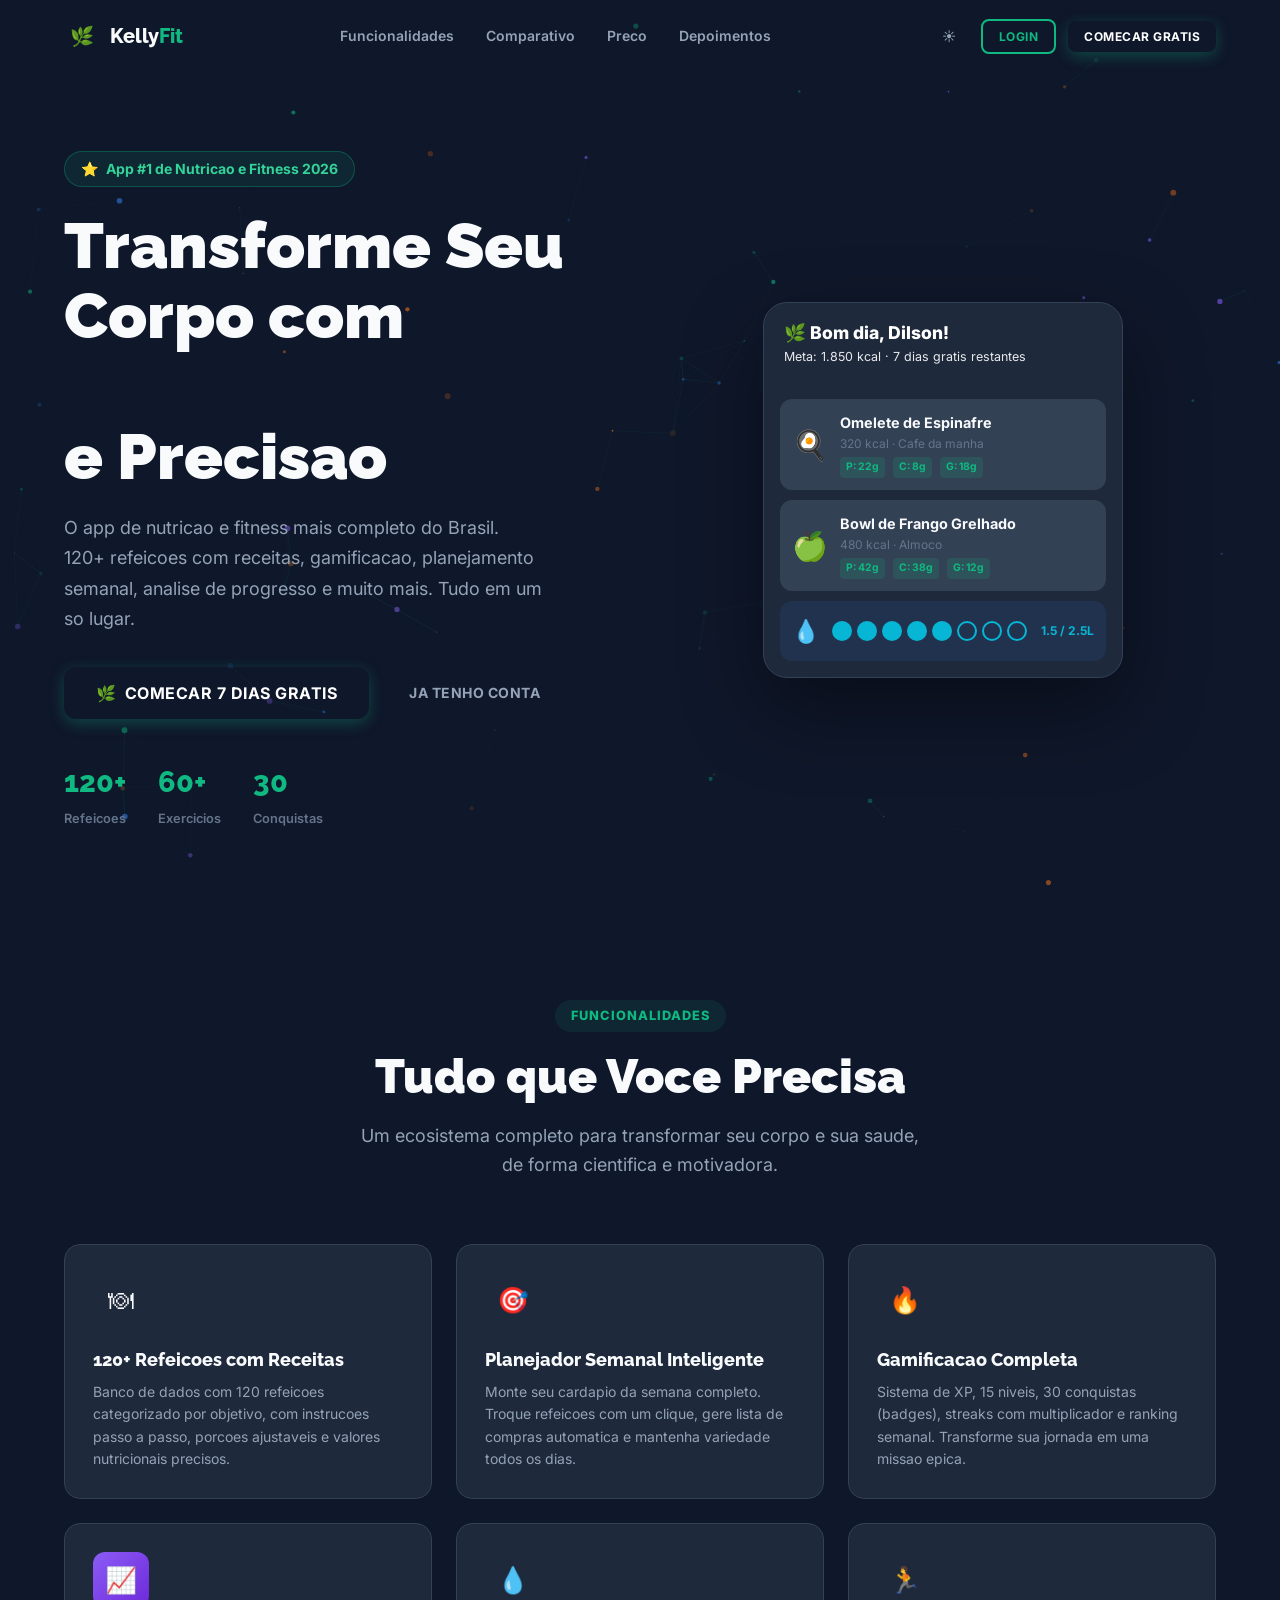
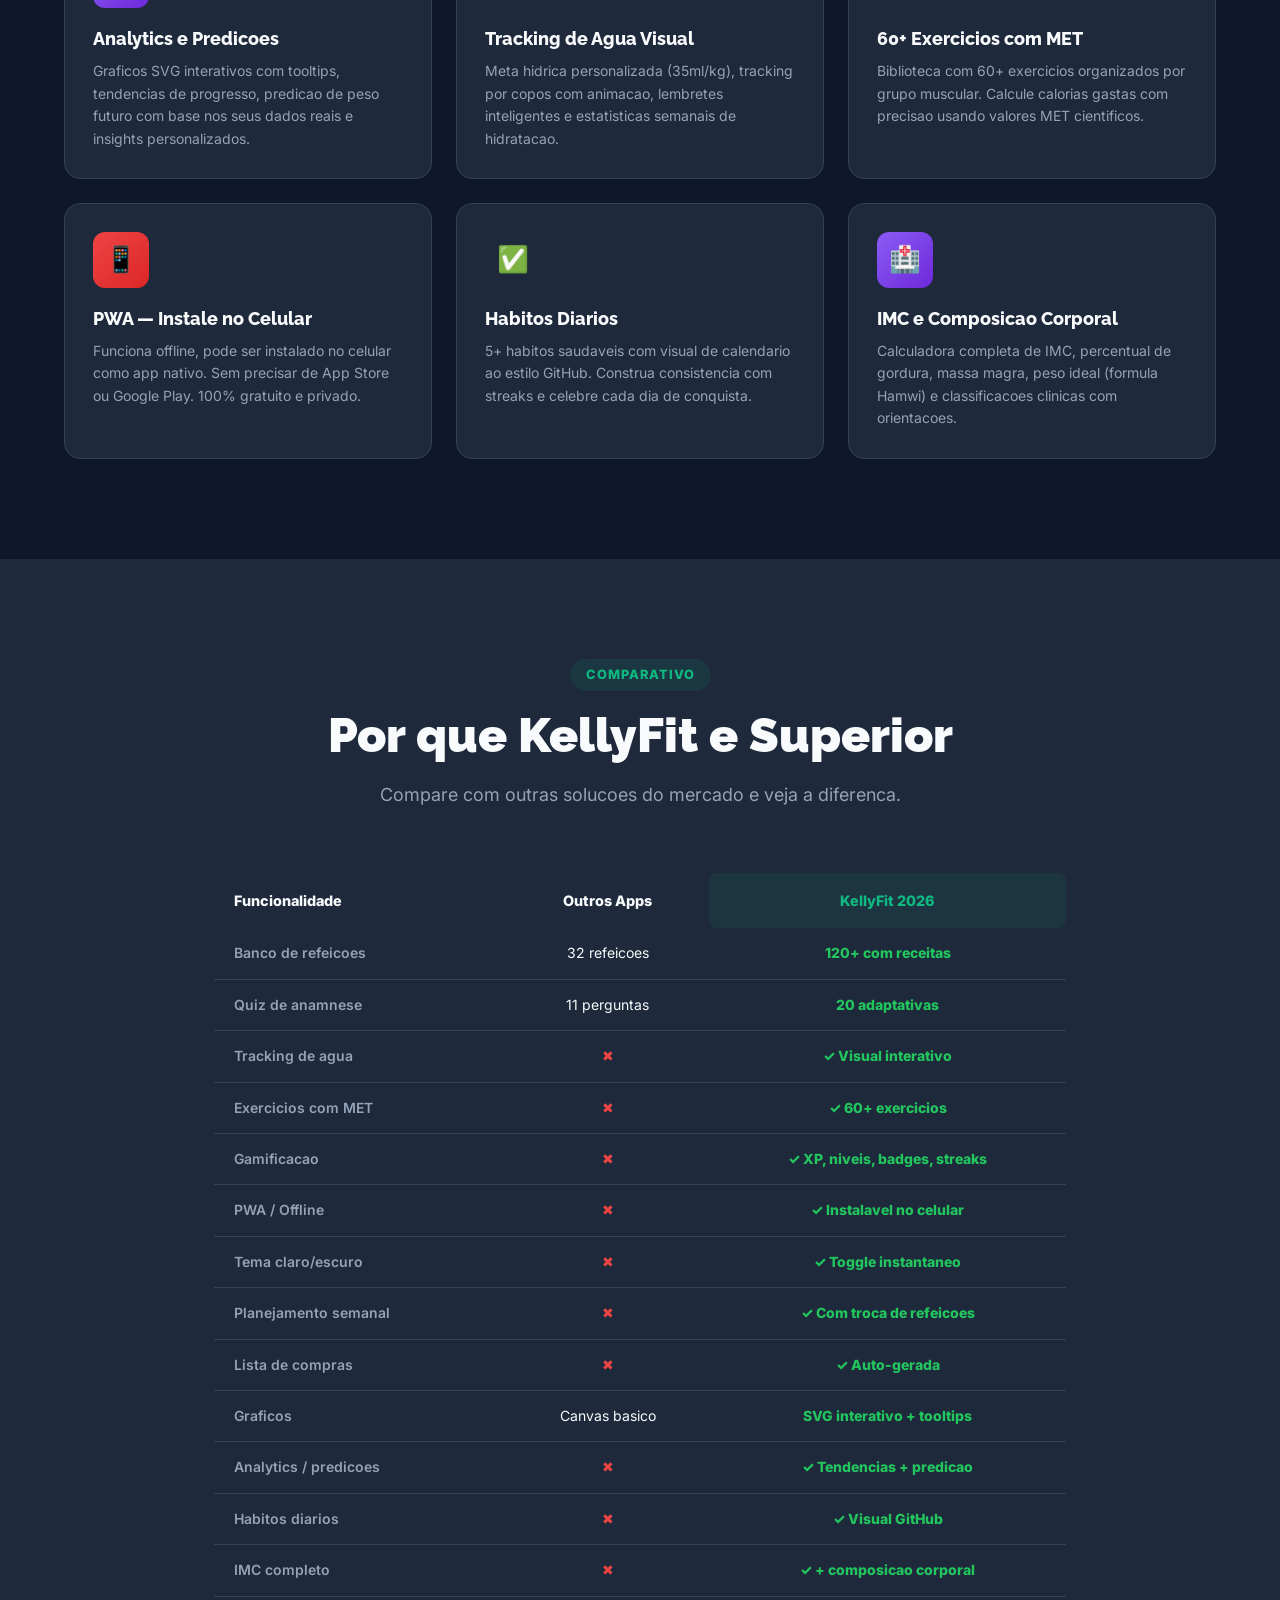
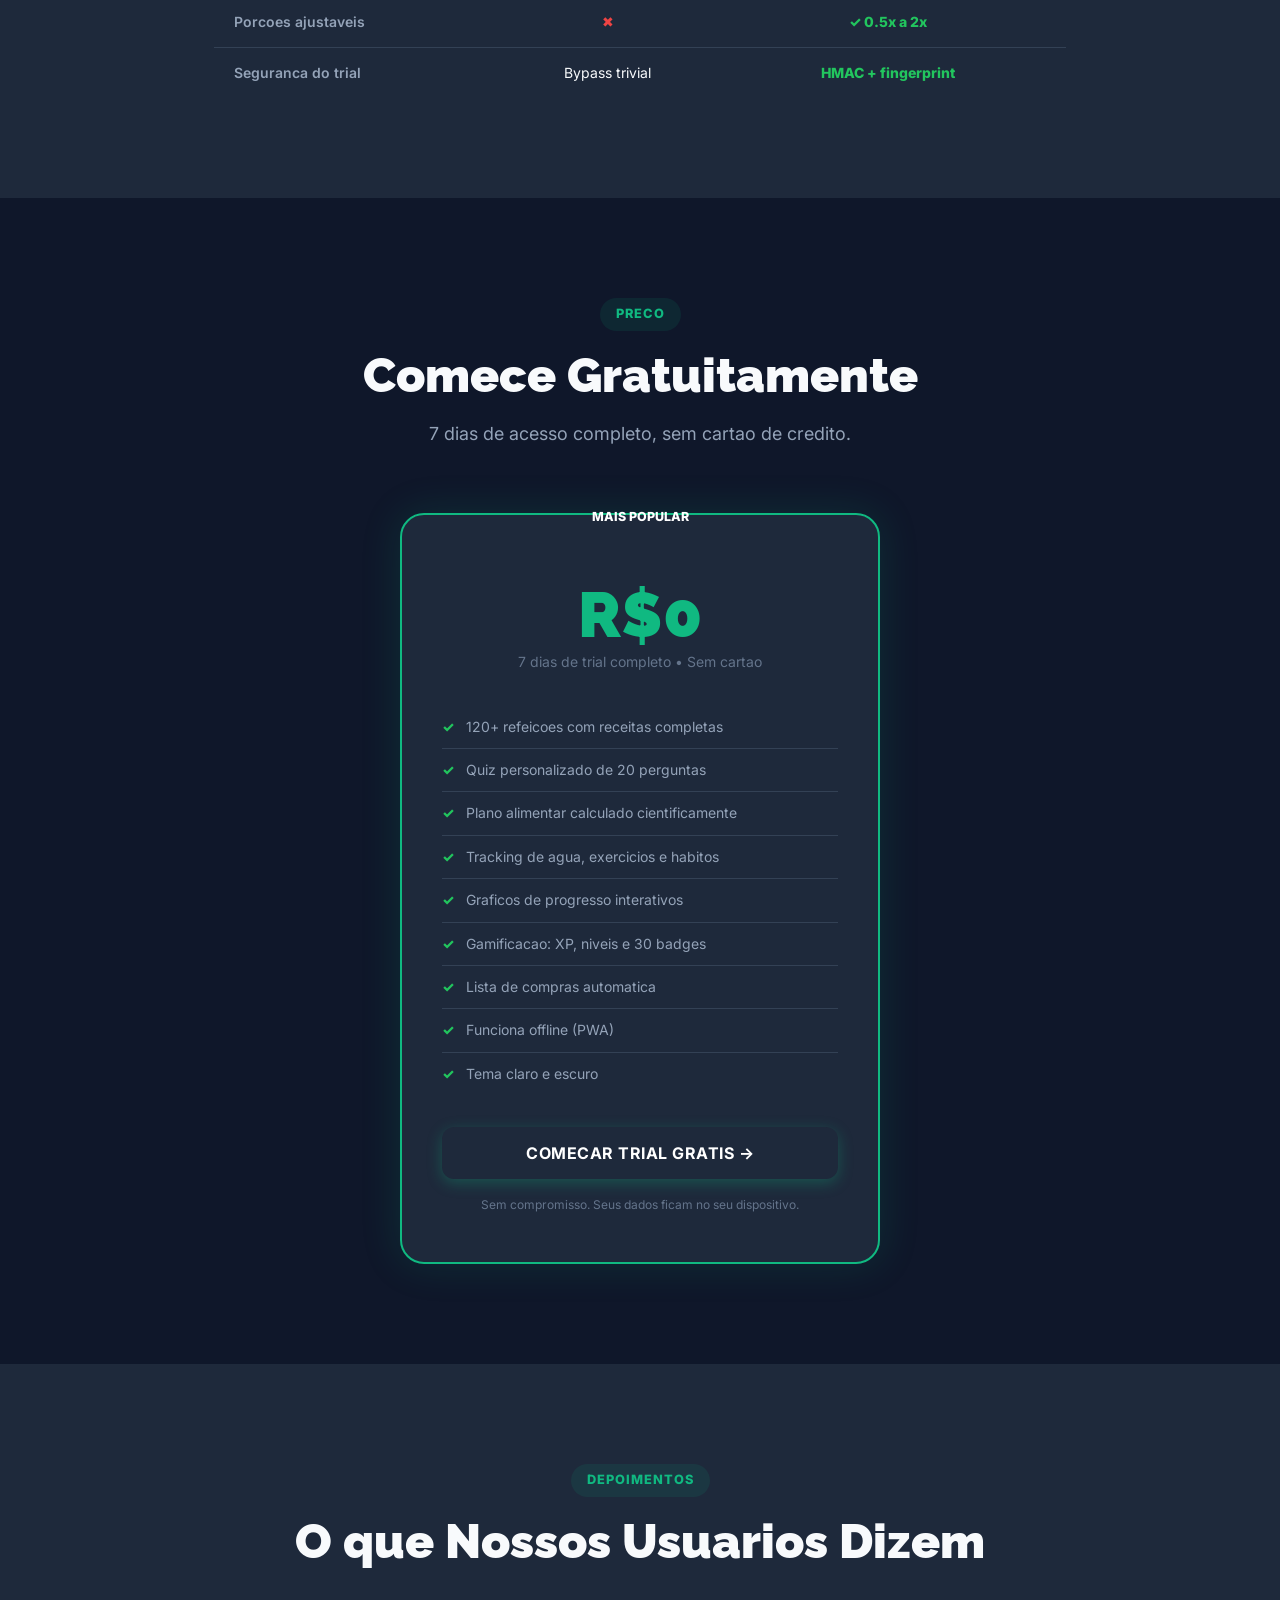
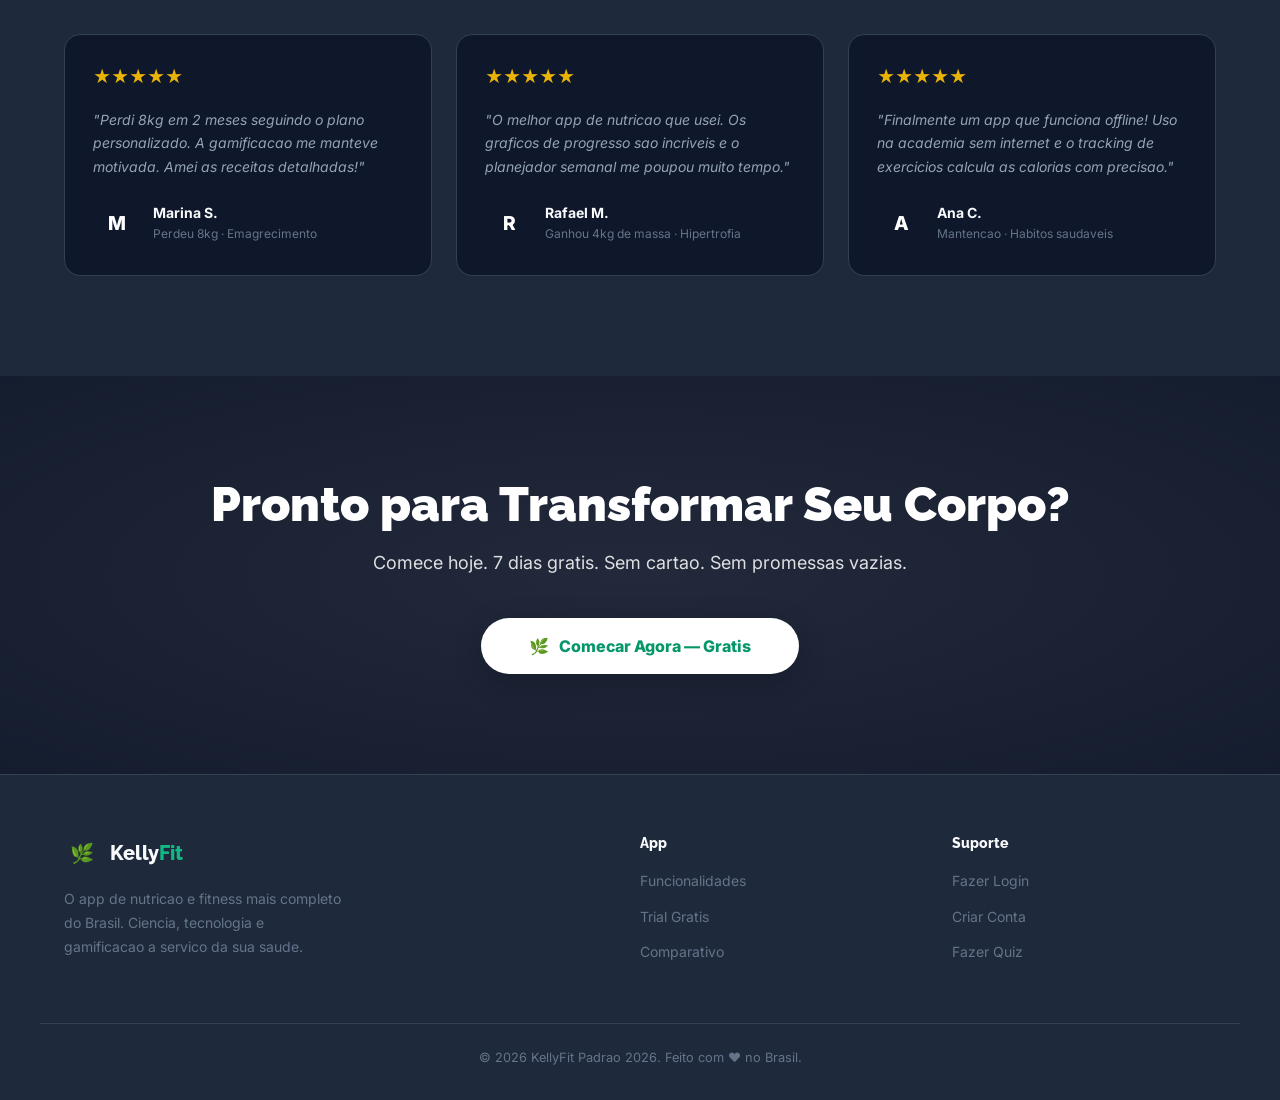
<file: quiz.html>
<!DOCTYPE html>
<html lang="pt-BR" data-theme="dark">
<head>
  <meta charset="UTF-8">
  <meta name="viewport" content="width=device-width, initial-scale=1.0">
  <meta name="description" content="KellyFit — Quiz personalizado de 20 perguntas para calcular seu plano nutricional ideal.">
  <title>Quiz Personalizado — KellyFit Padrao 2026</title>
  <link rel="manifest" href="manifest.json">
  <link rel="preconnect" href="https://fonts.googleapis.com">
  <link rel="preconnect" href="https://fonts.gstatic.com" crossorigin>
  <link href="https://fonts.googleapis.com/css2?family=Raleway:wght@400;700;800;900&family=Inter:wght@400;500;600;700&display=swap" rel="stylesheet">
  <link rel="stylesheet" href="css/variables.css">
  <link rel="stylesheet" href="css/reset.css">
  <link rel="stylesheet" href="css/themes.css">
  <link rel="stylesheet" href="css/components.css">
  <link rel="stylesheet" href="css/quiz.css">
</head>
<body class="quiz-page">

<header class="quiz-header">
  <a href="index.html" class="quiz-header-logo" aria-label="Voltar para home">
    <span style="font-size:1.4rem" aria-hidden="true">&#127807;</span>
    <span>KellyFit</span>
  </a>
  <div class="quiz-step-counter" id="quiz-step-counter" aria-live="polite">Pergunta 1 de 20</div>
  <button class="theme-toggle btn-ghost btn-icon" aria-label="Alternar tema">
    <span class="theme-icon-light" aria-hidden="true">&#9728;</span>
    <span class="theme-icon-dark" aria-hidden="true">&#9790;</span>
  </button>
</header>

<div class="quiz-progress-wrap">
  <div class="quiz-progress-bar" role="progressbar" aria-valuenow="5" aria-valuemin="0" aria-valuemax="100" aria-label="Progresso do quiz">
    <div class="quiz-progress-fill" id="quiz-progress-fill" style="width:5%"></div>
  </div>
  <div class="quiz-progress-label" id="quiz-progress-label">5%</div>
</div>

<main class="quiz-main">
  <div class="quiz-container" id="quiz-container">
    <!-- Question cards rendered by quiz.js -->
  </div>
</main>

<script src="js/utils/hash.js"></script>
<script src="js/utils/date-utils.js"></script>
<script src="js/utils/nutrition-calc.js"></script>
<script src="js/core/events.js"></script>
<script src="js/core/store.js"></script>
<script src="js/core/auth.js"></script>
<script src="js/ui/theme.js"></script>
<script src="js/ui/toast.js"></script>
<script src="js/ui/modal.js"></script>
<script src="js/features/quiz.js"></script>
</body>
</html>
</file>
<file: css/variables.css>
/* ============================================================
   KellyFit Padrao 2026 — Design Tokens
   ============================================================ */
:root {
  /* Primaria - Verde energetico */
  --primary-50: #ECFDF5;
  --primary-100: #D1FAE5;
  --primary-200: #A7F3D0;
  --primary-300: #6EE7B7;
  --primary-400: #34D399;
  --primary-500: #10B981;
  --primary-600: #059669;
  --primary-700: #047857;

  /* Secundaria - Azul */
  --secondary-400: #60A5FA;
  --secondary-500: #3B82F6;
  --secondary-600: #2563EB;
  --secondary-700: #1D4ED8;

  /* Accent - Laranja */
  --accent-400: #FB923C;
  --accent-500: #F97316;
  --accent-600: #EA580C;

  /* Semanticas */
  --success: #22C55E;
  --warning: #EAB308;
  --error: #EF4444;
  --info: #06B6D4;

  /* Extras */
  --pink-500: #EC4899;
  --purple-500: #8B5CF6;
  --yellow-400: #FACC15;
  --amber-400: #FBBF24;

  /* Neutros */
  --gray-50: #F8FAFC;
  --gray-100: #F1F5F9;
  --gray-200: #E2E8F0;
  --gray-300: #CBD5E1;
  --gray-400: #94A3B8;
  --gray-500: #64748B;
  --gray-600: #475569;
  --gray-700: #334155;
  --gray-800: #1E293B;
  --gray-900: #0F172A;
  --gray-950: #020617;

  /* Spacing (4px base) */
  --sp-1: 0.25rem;
  --sp-2: 0.5rem;
  --sp-3: 0.75rem;
  --sp-4: 1rem;
  --sp-5: 1.25rem;
  --sp-6: 1.5rem;
  --sp-8: 2rem;
  --sp-10: 2.5rem;
  --sp-12: 3rem;
  --sp-16: 4rem;

  /* Radius */
  --radius-sm: 0.375rem;
  --radius-md: 0.5rem;
  --radius-lg: 0.75rem;
  --radius-xl: 1rem;
  --radius-2xl: 1.5rem;
  --radius-full: 9999px;

  /* Font sizes */
  --text-xs: 0.75rem;
  --text-sm: 0.875rem;
  --text-base: 1rem;
  --text-lg: 1.125rem;
  --text-xl: 1.25rem;
  --text-2xl: 1.5rem;
  --text-3xl: 1.875rem;
  --text-4xl: 2.25rem;
  --text-5xl: 3rem;

  /* Fonts */
  --font-heading: 'Raleway', sans-serif;
  --font-body: 'Inter', sans-serif;

  /* Shadows */
  --shadow-sm: 0 1px 3px rgba(0,0,0,0.2);
  --shadow-md: 0 4px 14px rgba(0,0,0,0.25);
  --shadow-lg: 0 10px 30px rgba(0,0,0,0.3);
  --shadow-xl: 0 20px 50px rgba(0,0,0,0.4);

  /* Transitions */
  --tr-fast: 150ms ease;
  --tr-base: 250ms ease;
  --tr-slow: 400ms ease;

  /* Z-index */
  --z-dropdown: 100;
  --z-sticky: 200;
  --z-sidebar: 300;
  --z-modal: 500;
  --z-toast: 600;

  /* Container */
  --container-max: 1200px;
  --section-py: clamp(3rem, 8vw, 6rem);
  --section-px: clamp(1rem, 5vw, 4rem);
}
</file>
<file: css/themes.css>
/* ============================================================
   KellyFit Padrao 2026 — Dark / Light Themes
   ============================================================ */

/* Dark Theme (default) */
[data-theme="dark"], :root {
  --bg-primary: #0F172A;
  --bg-secondary: #111827;
  --bg-card: #1E293B;
  --bg-card-hover: #334155;
  --bg-input: #334155;
  --text-primary: #F8FAFC;
  --text-secondary: #94A3B8;
  --text-muted: #64748B;
  --border-color: #334155;
  --border-light: #475569;
  --overlay-bg: rgba(0, 0, 0, 0.7);
}

/* Light Theme */
[data-theme="light"] {
  --bg-primary: #F8FAFC;
  --bg-secondary: #FFFFFF;
  --bg-card: #FFFFFF;
  --bg-card-hover: #F1F5F9;
  --bg-input: #F1F5F9;
  --text-primary: #0F172A;
  --text-secondary: #475569;
  --text-muted: #94A3B8;
  --border-color: #E2E8F0;
  --border-light: #CBD5E1;
  --overlay-bg: rgba(0, 0, 0, 0.5);
}

/* Theme transition */
body, .card, .sidebar, .navbar, .modal, input, button {
  transition: background-color var(--tr-base), color var(--tr-base), border-color var(--tr-base);
}
</file>
<file: css/components.css>
/* ============================================================
   KellyFit Padrao 2026 — Components (buttons, cards, inputs, badges)
   ============================================================ */

/* Buttons */
.btn {
  display: inline-flex;
  align-items: center;
  justify-content: center;
  gap: 8px;
  padding: 12px 24px;
  border-radius: var(--radius-md);
  font-weight: 700;
  font-size: var(--text-sm);
  text-transform: uppercase;
  letter-spacing: 0.5px;
  transition: all var(--tr-base);
  cursor: pointer;
  border: none;
  position: relative;
  overflow: hidden;
}
.btn::after {
  content: '';
  position: absolute;
  inset: 0;
  background: rgba(255,255,255,0);
  transition: background var(--tr-fast);
}
.btn:hover::after { background: rgba(255,255,255,0.1); }
.btn:active { transform: scale(0.97); }

.btn-primary {
  background: var(--gradient-primary);
  color: white;
  box-shadow: 0 4px 15px rgba(16,185,129,0.3);
}
.btn-primary:hover { box-shadow: 0 6px 20px rgba(16,185,129,0.5); transform: translateY(-1px); }

.btn-secondary {
  background: var(--gradient-secondary);
  color: white;
  box-shadow: 0 4px 15px rgba(59,130,246,0.3);
}
.btn-secondary:hover { box-shadow: 0 6px 20px rgba(59,130,246,0.5); transform: translateY(-1px); }

.btn-accent {
  background: var(--gradient-accent);
  color: white;
}

.btn-outline {
  background: transparent;
  border: 2px solid var(--primary-500);
  color: var(--primary-500);
}
.btn-outline:hover { background: var(--primary-500); color: white; }

.btn-ghost {
  background: transparent;
  color: var(--text-secondary);
}
.btn-ghost:hover { color: var(--text-primary); background: var(--bg-card-hover); }

.btn-lg { padding: 16px 32px; font-size: var(--text-base); border-radius: var(--radius-lg); }
.btn-sm { padding: 8px 16px; font-size: 0.75rem; }
.btn-block { width: 100%; }
.btn-icon { width: 40px; height: 40px; padding: 0; border-radius: var(--radius-full); }

/* Cards */
.card {
  background: var(--bg-card);
  border-radius: var(--radius-xl);
  border: 1px solid var(--border-color);
  padding: 24px;
  transition: all var(--tr-base);
}
.card:hover { border-color: var(--border-light); }
.card-glow:hover { box-shadow: 0 0 20px rgba(16,185,129,0.15); }

.card-header {
  display: flex;
  align-items: center;
  justify-content: space-between;
  margin-bottom: 16px;
}
.card-header h3, .card-header h4 { margin: 0; }

/* Inputs */
.input-group { margin-bottom: 16px; }
.input-group label {
  display: block;
  margin-bottom: 6px;
  font-size: var(--text-sm);
  font-weight: 600;
  color: var(--text-secondary);
}
.input {
  width: 100%;
  padding: 12px 16px;
  background: var(--bg-input);
  border: 1px solid var(--border-color);
  border-radius: var(--radius-md);
  color: var(--text-primary);
  font-size: var(--text-base);
  transition: border-color var(--tr-fast), box-shadow var(--tr-fast);
}
.input:focus {
  border-color: var(--primary-500);
  box-shadow: 0 0 0 3px rgba(16,185,129,0.15);
}
.input::placeholder { color: var(--text-muted); }

select.input {
  appearance: none;
  background-image: url("data:image/svg+xml,%3Csvg xmlns='http://www.w3.org/2000/svg' width='12' height='12' viewBox='0 0 24 24' fill='none' stroke='%2394A3B8' stroke-width='2'%3E%3Cpath d='M6 9l6 6 6-6'/%3E%3C/svg%3E");
  background-repeat: no-repeat;
  background-position: right 12px center;
  padding-right: 36px;
}

/* Badges / Tags */
.badge {
  display: inline-flex;
  align-items: center;
  gap: 4px;
  padding: 4px 10px;
  border-radius: var(--radius-full);
  font-size: 0.7rem;
  font-weight: 700;
  text-transform: uppercase;
  letter-spacing: 0.5px;
}
.badge-success { background: rgba(16,185,129,0.15); color: var(--success); }
.badge-warning { background: rgba(245,158,11,0.15); color: var(--warning); }
.badge-error { background: rgba(239,68,68,0.15); color: var(--error); }
.badge-info { background: rgba(59,130,246,0.15); color: var(--info); }
.badge-accent { background: rgba(249,115,22,0.15); color: var(--accent-500); }

/* Progress Bar */
.progress-bar {
  width: 100%;
  height: 8px;
  background: var(--bg-input);
  border-radius: var(--radius-full);
  overflow: hidden;
}
.progress-bar-fill {
  height: 100%;
  border-radius: var(--radius-full);
  background: var(--gradient-primary);
  transition: width 0.5s ease;
}

/* Avatar */
.avatar {
  width: 48px;
  height: 48px;
  border-radius: var(--radius-full);
  background: var(--gradient-primary);
  display: flex;
  align-items: center;
  justify-content: center;
  font-weight: 800;
  color: white;
  font-size: 1.2rem;
}
.avatar-sm { width: 32px; height: 32px; font-size: 0.85rem; }
.avatar-lg { width: 64px; height: 64px; font-size: 1.5rem; }

/* Divider */
.divider {
  height: 1px;
  background: var(--border-color);
  margin: 16px 0;
}

/* Chip */
.chip {
  display: inline-flex;
  align-items: center;
  gap: 6px;
  padding: 6px 14px;
  background: var(--bg-input);
  border-radius: var(--radius-full);
  font-size: var(--text-sm);
  color: var(--text-secondary);
  cursor: pointer;
  transition: all var(--tr-fast);
  border: 1px solid transparent;
}
.chip:hover { border-color: var(--primary-500); color: var(--primary-500); }
.chip.active { background: var(--primary-500); color: white; border-color: var(--primary-500); }

/* Stat Card */
.stat-card {
  background: var(--bg-card);
  border-radius: var(--radius-lg);
  border: 1px solid var(--border-color);
  padding: 16px 20px;
  display: flex;
  flex-direction: column;
  gap: 4px;
}
.stat-card .stat-value {
  font-size: var(--text-2xl);
  font-weight: 800;
  font-family: var(--font-heading);
}
.stat-card .stat-label {
  font-size: var(--text-sm);
  color: var(--text-muted);
}

/* Skeleton Loader */
.skeleton {
  background: linear-gradient(90deg, var(--bg-input) 25%, var(--bg-card-hover) 50%, var(--bg-input) 75%);
  background-size: 200% 100%;
  animation: shimmer 1.5s infinite;
  border-radius: var(--radius-md);
}
@keyframes shimmer {
  0% { background-position: 200% 0; }
  100% { background-position: -200% 0; }
}

/* Tooltip */
[data-tooltip] {
  position: relative;
}
[data-tooltip]::before {
  content: attr(data-tooltip);
  position: absolute;
  bottom: calc(100% + 8px);
  left: 50%;
  transform: translateX(-50%) scale(0.8);
  background: var(--bg-card);
  color: var(--text-primary);
  padding: 6px 12px;
  border-radius: var(--radius-md);
  font-size: 0.75rem;
  white-space: nowrap;
  pointer-events: none;
  opacity: 0;
  transition: all var(--tr-fast);
  box-shadow: var(--shadow-lg);
  border: 1px solid var(--border-color);
  z-index: 100;
}
[data-tooltip]:hover::before {
  opacity: 1;
  transform: translateX(-50%) scale(1);
}

/* Animations */
@keyframes fadeInUp {
  from { opacity: 0; transform: translateY(30px); }
  to { opacity: 1; transform: translateY(0); }
}
@keyframes fadeIn {
  from { opacity: 0; }
  to { opacity: 1; }
}
@keyframes pulse {
  0%, 100% { transform: scale(1); }
  50% { transform: scale(1.05); }
}
@keyframes float {
  0%, 100% { transform: translateY(0px); }
  50% { transform: translateY(-10px); }
}
.animate-fadeInUp { animation: fadeInUp 0.6s ease forwards; }
.animate-fadeIn { animation: fadeIn 0.4s ease forwards; }
.animate-pulse { animation: pulse 2s ease infinite; }
.animate-float { animation: float 3s ease infinite; }

/* Scroll reveal */
.reveal {
  opacity: 0;
  transform: translateY(30px);
  transition: opacity 0.6s ease, transform 0.6s ease;
}
.reveal.visible {
  opacity: 1;
  transform: translateY(0);
}
</file>
<file: css/landing.css>
/* ============================================================
   KellyFit Padrao 2026 — Landing Page Styles
   ============================================================ */

/* ---- Navbar ---- */
.navbar {
  position: fixed;
  top: 0;
  left: 0;
  right: 0;
  z-index: var(--z-fixed);
  padding: 16px 0;
  transition: all var(--tr-base);
}
.navbar.scrolled {
  background: var(--bg-nav);
  backdrop-filter: blur(20px);
  -webkit-backdrop-filter: blur(20px);
  padding: 12px 0;
  box-shadow: var(--shadow-md);
}
.navbar-inner {
  display: flex;
  align-items: center;
  justify-content: space-between;
  max-width: 1200px;
  margin: 0 auto;
  padding: 0 24px;
}
.logo {
  display: flex;
  align-items: center;
  gap: 10px;
  text-decoration: none;
}
.logo-icon {
  width: 36px;
  height: 36px;
  background: var(--gradient-primary);
  border-radius: 10px;
  display: flex;
  align-items: center;
  justify-content: center;
  font-size: 1.2rem;
}
.logo-text {
  font-family: var(--font-heading);
  font-size: 1.25rem;
  font-weight: 800;
  color: var(--text-primary);
}
.logo-text span { color: var(--primary-500); }

.nav-links {
  display: flex;
  align-items: center;
  gap: 32px;
  list-style: none;
}
.nav-links a {
  color: var(--text-secondary);
  text-decoration: none;
  font-size: var(--text-sm);
  font-weight: 600;
  transition: color var(--tr-fast);
}
.nav-links a:hover { color: var(--primary-500); }

.nav-actions {
  display: flex;
  align-items: center;
  gap: 12px;
}
.hamburger {
  display: none;
  flex-direction: column;
  gap: 5px;
  cursor: pointer;
  background: none;
  border: none;
  padding: 4px;
}
.hamburger span {
  display: block;
  width: 22px;
  height: 2px;
  background: var(--text-primary);
  border-radius: 2px;
  transition: all var(--tr-base);
}
.hamburger.open span:nth-child(1) { transform: rotate(45deg) translate(5px, 5px); }
.hamburger.open span:nth-child(2) { opacity: 0; }
.hamburger.open span:nth-child(3) { transform: rotate(-45deg) translate(5px, -5px); }

/* ---- Hero ---- */
.hero {
  min-height: 100vh;
  display: flex;
  align-items: center;
  padding-top: 80px;
  position: relative;
  overflow: hidden;
}
#particles-canvas {
  position: absolute;
  inset: 0;
  z-index: 0;
  pointer-events: none;
}
.hero-content {
  position: relative;
  z-index: 1;
  max-width: 1200px;
  margin: 0 auto;
  padding: 60px 24px;
  display: grid;
  grid-template-columns: 1fr 1fr;
  gap: 60px;
  align-items: center;
}
.hero-badge {
  display: inline-flex;
  align-items: center;
  gap: 8px;
  background: rgba(16,185,129,0.1);
  border: 1px solid rgba(16,185,129,0.3);
  border-radius: var(--radius-full);
  padding: 6px 16px;
  font-size: var(--text-sm);
  font-weight: 700;
  color: var(--primary-400);
  margin-bottom: 24px;
}
.hero-title {
  font-family: var(--font-heading);
  font-size: clamp(2.5rem, 5vw, 4rem);
  font-weight: 900;
  line-height: 1.1;
  color: var(--text-primary);
  margin-bottom: 20px;
}
.hero-title .highlight {
  background: var(--gradient-primary);
  -webkit-background-clip: text;
  -webkit-text-fill-color: transparent;
  background-clip: text;
}
.hero-desc {
  font-size: var(--text-lg);
  color: var(--text-secondary);
  line-height: 1.7;
  margin-bottom: 32px;
  max-width: 480px;
}
.hero-cta {
  display: flex;
  align-items: center;
  gap: 16px;
  flex-wrap: wrap;
}
.hero-stats {
  display: flex;
  gap: 32px;
  margin-top: 40px;
}
.hero-stat-item { display: flex; flex-direction: column; gap: 4px; }
.hero-stat-value {
  font-family: var(--font-heading);
  font-size: 1.8rem;
  font-weight: 800;
  color: var(--primary-500);
}
.hero-stat-label { font-size: 0.8rem; color: var(--text-muted); font-weight: 600; }

.hero-visual {
  position: relative;
  display: flex;
  justify-content: center;
}
.hero-app-preview {
  width: 100%;
  max-width: 360px;
  background: var(--bg-card);
  border-radius: 24px;
  border: 1px solid var(--border-color);
  overflow: hidden;
  box-shadow: 0 32px 80px rgba(0,0,0,0.4);
  animation: float 4s ease infinite;
}
.preview-header {
  background: var(--gradient-primary);
  padding: 16px 20px;
  color: white;
}
.preview-header-title { font-weight: 800; font-size: 1.1rem; }
.preview-header-sub { font-size: 0.78rem; opacity: 0.9; }
.preview-body { padding: 16px; }
.preview-meal-card {
  background: var(--bg-input);
  border-radius: var(--radius-lg);
  padding: 12px;
  margin-bottom: 10px;
  display: flex;
  align-items: center;
  gap: 12px;
}
.preview-meal-icon { font-size: 1.8rem; }
.preview-meal-info { flex: 1; }
.preview-meal-name { font-weight: 700; font-size: 0.9rem; }
.preview-meal-kcal { font-size: 0.75rem; color: var(--text-muted); }
.preview-macros {
  display: flex;
  gap: 8px;
  margin-top: 4px;
}
.preview-macro-chip {
  font-size: 0.65rem;
  font-weight: 700;
  padding: 2px 6px;
  border-radius: 4px;
  background: rgba(16,185,129,0.15);
  color: var(--primary-500);
}
.preview-water {
  background: rgba(59,130,246,0.1);
  border-radius: var(--radius-lg);
  padding: 12px;
  display: flex;
  align-items: center;
  gap: 12px;
}
.preview-water-circles {
  display: flex;
  gap: 5px;
  flex: 1;
}
.water-circle {
  width: 20px;
  height: 20px;
  border-radius: 50%;
  border: 2px solid var(--info);
  background: transparent;
  transition: background var(--tr-fast);
}
.water-circle.filled { background: var(--info); }
.preview-water-label { font-size: 0.75rem; color: var(--info); font-weight: 700; }

/* ---- Features Section ---- */
.features-section { padding: 100px 0; }
.section-header { text-align: center; margin-bottom: 64px; }
.section-tag {
  display: inline-block;
  background: rgba(16,185,129,0.1);
  color: var(--primary-500);
  border-radius: var(--radius-full);
  padding: 6px 16px;
  font-size: 0.8rem;
  font-weight: 800;
  text-transform: uppercase;
  letter-spacing: 1px;
  margin-bottom: 16px;
}
.section-title {
  font-family: var(--font-heading);
  font-size: clamp(2rem, 4vw, 3rem);
  font-weight: 900;
  margin-bottom: 16px;
}
.section-desc { color: var(--text-secondary); font-size: var(--text-lg); max-width: 580px; margin: 0 auto; }

.features-grid {
  display: grid;
  grid-template-columns: repeat(auto-fit, minmax(280px, 1fr));
  gap: 24px;
  max-width: 1200px;
  margin: 0 auto;
  padding: 0 24px;
}
.feature-card {
  background: var(--bg-card);
  border-radius: var(--radius-xl);
  border: 1px solid var(--border-color);
  padding: 28px;
  transition: all var(--tr-base);
  position: relative;
  overflow: hidden;
}
.feature-card::before {
  content: '';
  position: absolute;
  top: 0;
  left: 0;
  right: 0;
  height: 3px;
  background: var(--gradient-primary);
  transform: scaleX(0);
  transition: transform var(--tr-base);
}
.feature-card:hover::before { transform: scaleX(1); }
.feature-card:hover { border-color: var(--border-light); transform: translateY(-4px); box-shadow: var(--shadow-xl); }
.feature-icon {
  width: 56px;
  height: 56px;
  border-radius: var(--radius-lg);
  background: var(--gradient-primary);
  display: flex;
  align-items: center;
  justify-content: center;
  font-size: 1.6rem;
  margin-bottom: 20px;
}
.feature-icon.blue { background: var(--gradient-secondary); }
.feature-icon.orange { background: var(--gradient-accent); }
.feature-icon.purple { background: linear-gradient(135deg, #8B5CF6, #6D28D9); }
.feature-icon.red { background: linear-gradient(135deg, #EF4444, #DC2626); }
.feature-card h3 { font-size: 1.15rem; font-weight: 800; margin-bottom: 10px; }
.feature-card p { color: var(--text-secondary); font-size: var(--text-sm); line-height: 1.6; }

/* ---- Comparison Table ---- */
.comparison-section { padding: 100px 0; background: var(--bg-card); }
.comparison-table {
  max-width: 900px;
  margin: 0 auto;
  padding: 0 24px;
  overflow-x: auto;
}
.compare-table {
  width: 100%;
  border-collapse: collapse;
}
.compare-table th {
  padding: 16px 20px;
  text-align: center;
  font-weight: 800;
  font-size: 0.9rem;
}
.compare-table th.kelly { color: var(--primary-500); background: rgba(16,185,129,0.08); border-radius: var(--radius-md); }
.compare-table td {
  padding: 14px 20px;
  text-align: center;
  font-size: var(--text-sm);
  border-bottom: 1px solid var(--border-color);
}
.compare-table td:first-child { text-align: left; font-weight: 600; color: var(--text-secondary); }
.compare-table tr:last-child td { border-bottom: none; }
.compare-table tr:hover td { background: var(--bg-card-hover); }
.check { color: var(--success); font-size: 1.2rem; font-weight: 800; }
.cross { color: var(--error); font-size: 1.2rem; }

/* ---- Pricing ---- */
.pricing-section { padding: 100px 0; }
.pricing-card {
  max-width: 480px;
  margin: 0 auto;
  background: var(--bg-card);
  border-radius: var(--radius-2xl);
  border: 2px solid var(--primary-500);
  padding: 48px 40px;
  text-align: center;
  position: relative;
  box-shadow: 0 0 40px rgba(16,185,129,0.15);
}
.pricing-badge-top {
  position: absolute;
  top: -14px;
  left: 50%;
  transform: translateX(-50%);
  background: var(--gradient-primary);
  color: white;
  padding: 6px 24px;
  border-radius: var(--radius-full);
  font-size: 0.78rem;
  font-weight: 800;
  text-transform: uppercase;
  white-space: nowrap;
}
.pricing-price {
  font-family: var(--font-heading);
  font-size: 4rem;
  font-weight: 900;
  color: var(--primary-500);
  line-height: 1;
  margin: 20px 0 4px;
}
.pricing-period { color: var(--text-muted); font-size: var(--text-sm); margin-bottom: 32px; }
.pricing-features { list-style: none; text-align: left; margin-bottom: 32px; }
.pricing-features li {
  display: flex;
  align-items: center;
  gap: 12px;
  padding: 10px 0;
  border-bottom: 1px solid var(--border-color);
  font-size: var(--text-sm);
  color: var(--text-secondary);
}
.pricing-features li:last-child { border-bottom: none; }
.pricing-features li span:first-child { color: var(--success); font-weight: 800; }
.pricing-disclaimer { font-size: 0.75rem; color: var(--text-muted); margin-top: 16px; }

/* ---- Testimonials ---- */
.testimonials-section { padding: 100px 0; background: var(--bg-card); }
.testimonials-grid {
  display: grid;
  grid-template-columns: repeat(auto-fit, minmax(280px, 1fr));
  gap: 24px;
  max-width: 1200px;
  margin: 0 auto;
  padding: 0 24px;
}
.testimonial-card {
  background: var(--bg-primary);
  border-radius: var(--radius-xl);
  border: 1px solid var(--border-color);
  padding: 28px;
}
.testimonial-stars { color: var(--warning); font-size: 1.1rem; margin-bottom: 16px; }
.testimonial-text { color: var(--text-secondary); font-size: var(--text-sm); line-height: 1.7; margin-bottom: 20px; font-style: italic; }
.testimonial-author { display: flex; align-items: center; gap: 12px; }
.testimonial-name { font-weight: 700; font-size: var(--text-sm); }
.testimonial-meta { font-size: 0.75rem; color: var(--text-muted); }

/* ---- CTA Banner ---- */
.cta-section {
  padding: 100px 0;
  background: var(--gradient-primary);
  text-align: center;
  position: relative;
  overflow: hidden;
}
.cta-section::before {
  content: '';
  position: absolute;
  top: -50%;
  left: -50%;
  width: 200%;
  height: 200%;
  background: radial-gradient(ellipse at center, rgba(255,255,255,0.08) 0%, transparent 70%);
}
.cta-section h2 {
  font-family: var(--font-heading);
  font-size: clamp(2rem, 4vw, 3rem);
  font-weight: 900;
  color: white;
  margin-bottom: 16px;
}
.cta-section p { color: rgba(255,255,255,0.85); font-size: var(--text-lg); margin-bottom: 40px; }
.cta-section .btn-cta {
  background: white;
  color: var(--primary-600);
  padding: 18px 48px;
  font-size: var(--text-base);
  border-radius: var(--radius-full);
  font-weight: 800;
  box-shadow: 0 8px 30px rgba(0,0,0,0.2);
  border: none;
  cursor: pointer;
  transition: all var(--tr-base);
  text-decoration: none;
  display: inline-flex;
  align-items: center;
  gap: 10px;
}
.cta-section .btn-cta:hover { transform: translateY(-3px); box-shadow: 0 12px 40px rgba(0,0,0,0.3); }

/* ---- Auth Modal ---- */
.auth-overlay {
  position: fixed;
  inset: 0;
  background: var(--overlay-bg);
  z-index: var(--z-modal);
  display: none;
  align-items: center;
  justify-content: center;
  padding: 16px;
}
.auth-overlay.active { display: flex; }
.auth-modal {
  background: var(--bg-card);
  border-radius: var(--radius-2xl);
  padding: 40px;
  width: 100%;
  max-width: 420px;
  position: relative;
  animation: fadeInUp 0.3s ease;
}
.auth-modal-close {
  position: absolute;
  top: 16px;
  right: 16px;
  background: none;
  border: none;
  color: var(--text-muted);
  font-size: 1.4rem;
  cursor: pointer;
  width: 32px;
  height: 32px;
  border-radius: 50%;
  display: flex;
  align-items: center;
  justify-content: center;
  transition: all var(--tr-fast);
}
.auth-modal-close:hover { background: var(--bg-input); color: var(--text-primary); }
.auth-tabs {
  display: flex;
  background: var(--bg-input);
  border-radius: var(--radius-md);
  padding: 4px;
  margin-bottom: 28px;
}
.auth-tab {
  flex: 1;
  padding: 10px;
  border: none;
  background: none;
  border-radius: var(--radius-sm);
  cursor: pointer;
  font-weight: 700;
  font-size: var(--text-sm);
  color: var(--text-muted);
  transition: all var(--tr-fast);
}
.auth-tab.active { background: var(--bg-card); color: var(--text-primary); box-shadow: var(--shadow-sm); }
.auth-form { display: none; }
.auth-form.active { display: block; }
.auth-logo { text-align: center; margin-bottom: 24px; }
.auth-logo .logo-icon-lg {
  width: 56px;
  height: 56px;
  background: var(--gradient-primary);
  border-radius: 16px;
  display: flex;
  align-items: center;
  justify-content: center;
  font-size: 1.8rem;
  margin: 0 auto 12px;
}
.auth-logo h2 { font-size: 1.4rem; font-weight: 800; }
.auth-logo p { color: var(--text-muted); font-size: var(--text-sm); }
.auth-footer { text-align: center; margin-top: 20px; color: var(--text-muted); font-size: var(--text-sm); }
.auth-footer a { color: var(--primary-500); font-weight: 700; cursor: pointer; }

/* ---- Footer ---- */
.footer {
  background: var(--bg-card);
  border-top: 1px solid var(--border-color);
  padding: 60px 0 32px;
}
.footer-grid {
  display: grid;
  grid-template-columns: 2fr 1fr 1fr;
  gap: 48px;
  max-width: 1200px;
  margin: 0 auto;
  padding: 0 24px;
  margin-bottom: 48px;
}
.footer-brand p { color: var(--text-muted); font-size: var(--text-sm); line-height: 1.7; margin-top: 16px; max-width: 280px; }
.footer-col h4 { font-weight: 800; margin-bottom: 16px; font-size: var(--text-sm); }
.footer-col ul { list-style: none; }
.footer-col li { margin-bottom: 10px; }
.footer-col a { color: var(--text-muted); font-size: var(--text-sm); text-decoration: none; transition: color var(--tr-fast); }
.footer-col a:hover { color: var(--primary-500); }
.footer-bottom {
  border-top: 1px solid var(--border-color);
  padding-top: 24px;
  text-align: center;
  color: var(--text-muted);
  font-size: 0.8rem;
  max-width: 1200px;
  margin: 0 auto;
  padding-left: 24px;
  padding-right: 24px;
}

/* ---- Responsive ---- */
@media (max-width: 900px) {
  .hero-content { grid-template-columns: 1fr; text-align: center; }
  .hero-cta { justify-content: center; }
  .hero-stats { justify-content: center; }
  .hero-desc { max-width: 100%; }
  .hero-visual { display: none; }
  .nav-links { display: none; }
  .hamburger { display: flex; }
  .footer-grid { grid-template-columns: 1fr; gap: 32px; }
}
@media (max-width: 600px) {
  .pricing-card { padding: 40px 24px; }
  .auth-modal { padding: 28px 24px; }
  .features-grid { grid-template-columns: 1fr; }
}

/* Mobile nav */
.mobile-nav {
  display: none;
  position: fixed;
  top: 0;
  left: 0;
  right: 0;
  bottom: 0;
  background: var(--bg-primary);
  z-index: 999;
  flex-direction: column;
  align-items: center;
  justify-content: center;
  gap: 32px;
}
.mobile-nav.open { display: flex; }
.mobile-nav a {
  font-size: 1.5rem;
  font-weight: 800;
  color: var(--text-primary);
  text-decoration: none;
  transition: color var(--tr-fast);
}
.mobile-nav a:hover { color: var(--primary-500); }
.mobile-nav-close {
  position: absolute;
  top: 20px;
  right: 24px;
  background: none;
  border: none;
  font-size: 1.8rem;
  color: var(--text-primary);
  cursor: pointer;
}
</file>
<file: css/app.css>
/* ============================================================
   KellyFit Padrao 2026 — App Dashboard Styles
   ============================================================ */

/* ---- App Layout ---- */
.app-layout {
  display: grid;
  grid-template-columns: 260px 1fr;
  grid-template-rows: 60px 1fr;
  min-height: 100vh;
  background: var(--bg-primary);
}
.app-topbar {
  grid-column: 1 / -1;
  background: var(--bg-card);
  border-bottom: 1px solid var(--border-color);
  display: flex;
  align-items: center;
  justify-content: space-between;
  padding: 0 20px;
  position: sticky;
  top: 0;
  z-index: var(--z-fixed);
}
.topbar-left {
  display: flex;
  align-items: center;
  gap: 16px;
}
.topbar-logo {
  display: flex;
  align-items: center;
  gap: 8px;
  text-decoration: none;
  font-weight: 800;
  color: var(--text-primary);
  font-size: 1.1rem;
}
.topbar-logo .logo-dot { color: var(--primary-500); }
.sidebar-toggle {
  display: none;
  background: none;
  border: none;
  color: var(--text-primary);
  font-size: 1.3rem;
  cursor: pointer;
  padding: 6px;
  border-radius: var(--radius-md);
  transition: background var(--tr-fast);
}
.sidebar-toggle:hover { background: var(--bg-input); }

.topbar-right {
  display: flex;
  align-items: center;
  gap: 12px;
}
.topbar-trial-badge {
  display: flex;
  align-items: center;
  gap: 6px;
  background: rgba(249,115,22,0.15);
  color: var(--accent-500);
  border-radius: var(--radius-full);
  padding: 5px 14px;
  font-size: 0.78rem;
  font-weight: 800;
}
.topbar-user-btn {
  display: flex;
  align-items: center;
  gap: 10px;
  background: none;
  border: none;
  cursor: pointer;
  padding: 6px 12px;
  border-radius: var(--radius-md);
  color: var(--text-primary);
  transition: background var(--tr-fast);
}
.topbar-user-btn:hover { background: var(--bg-input); }
.topbar-user-name {
  font-weight: 700;
  font-size: var(--text-sm);
  color: var(--text-primary);
}

/* ---- Sidebar ---- */
.app-sidebar {
  background: var(--bg-card);
  border-right: 1px solid var(--border-color);
  padding: 16px 12px;
  overflow-y: auto;
  overflow-x: hidden;
  display: flex;
  flex-direction: column;
  gap: 4px;
  scrollbar-width: thin;
  scrollbar-color: var(--border-color) transparent;
}
.sidebar-section-label {
  font-size: 0.68rem;
  font-weight: 800;
  text-transform: uppercase;
  letter-spacing: 1px;
  color: var(--text-muted);
  padding: 12px 10px 6px;
}
.nav-item {
  display: flex;
  align-items: center;
  gap: 12px;
  padding: 11px 14px;
  border-radius: var(--radius-md);
  cursor: pointer;
  transition: all var(--tr-fast);
  color: var(--text-secondary);
  font-size: var(--text-sm);
  font-weight: 600;
  border: none;
  background: none;
  width: 100%;
  text-align: left;
  text-decoration: none;
}
.nav-item:hover {
  background: var(--bg-input);
  color: var(--text-primary);
}
.nav-item.active {
  background: rgba(16,185,129,0.12);
  color: var(--primary-500);
  font-weight: 700;
}
.nav-item.active .nav-icon { opacity: 1; }
.nav-icon { font-size: 1.15rem; width: 24px; text-align: center; flex-shrink: 0; }
.nav-badge {
  margin-left: auto;
  background: var(--primary-500);
  color: white;
  font-size: 0.65rem;
  font-weight: 800;
  padding: 2px 7px;
  border-radius: var(--radius-full);
}

/* ---- Main Content ---- */
.app-main {
  overflow-y: auto;
  padding: 24px;
  max-width: 1200px;
}
.page-header {
  display: flex;
  align-items: center;
  justify-content: space-between;
  margin-bottom: 24px;
  flex-wrap: wrap;
  gap: 12px;
}
.page-title {
  font-family: var(--font-heading);
  font-size: 1.6rem;
  font-weight: 800;
}
.page-subtitle { color: var(--text-muted); font-size: var(--text-sm); }

/* ---- Dashboard Grid ---- */
.dashboard-grid {
  display: grid;
  grid-template-columns: repeat(auto-fit, minmax(200px, 1fr));
  gap: 16px;
  margin-bottom: 24px;
}
.summary-card {
  background: var(--bg-card);
  border-radius: var(--radius-xl);
  border: 1px solid var(--border-color);
  padding: 20px;
  display: flex;
  flex-direction: column;
  gap: 8px;
  transition: all var(--tr-base);
}
.summary-card:hover { border-color: var(--border-light); box-shadow: var(--shadow-lg); }
.summary-card-header {
  display: flex;
  align-items: center;
  justify-content: space-between;
}
.summary-card-icon {
  width: 40px;
  height: 40px;
  border-radius: var(--radius-md);
  display: flex;
  align-items: center;
  justify-content: center;
  font-size: 1.2rem;
}
.summary-card-icon.green { background: rgba(16,185,129,0.15); }
.summary-card-icon.blue { background: rgba(59,130,246,0.15); }
.summary-card-icon.orange { background: rgba(249,115,22,0.15); }
.summary-card-icon.red { background: rgba(239,68,68,0.15); }
.summary-card-icon.purple { background: rgba(139,92,246,0.15); }
.summary-card-trend {
  font-size: 0.72rem;
  font-weight: 700;
  padding: 3px 8px;
  border-radius: var(--radius-full);
}
.trend-up { background: rgba(16,185,129,0.1); color: var(--success); }
.trend-down { background: rgba(239,68,68,0.1); color: var(--error); }
.summary-card-value {
  font-family: var(--font-heading);
  font-size: 1.8rem;
  font-weight: 900;
  line-height: 1;
}
.summary-card-label { font-size: var(--text-sm); color: var(--text-muted); }
.summary-card-progress { margin-top: 4px; }

/* ---- Macros Chart (ring) ---- */
.macros-ring-wrap {
  display: flex;
  align-items: center;
  gap: 24px;
}
.macros-ring-svg { flex-shrink: 0; }
.macros-legend { display: flex; flex-direction: column; gap: 10px; }
.macro-item {
  display: flex;
  align-items: center;
  gap: 10px;
  font-size: var(--text-sm);
}
.macro-dot {
  width: 10px;
  height: 10px;
  border-radius: 50%;
  flex-shrink: 0;
}
.macro-info { flex: 1; }
.macro-name { font-weight: 600; color: var(--text-secondary); font-size: 0.78rem; }
.macro-val { font-weight: 800; color: var(--text-primary); font-size: 0.9rem; }
.macro-target { color: var(--text-muted); font-size: 0.72rem; }

/* ---- Today Meals ---- */
.meals-today-section { background: var(--bg-card); border-radius: var(--radius-xl); border: 1px solid var(--border-color); padding: 24px; margin-bottom: 24px; }
.meal-slot {
  display: flex;
  align-items: center;
  gap: 16px;
  padding: 14px 0;
  border-bottom: 1px solid var(--border-color);
}
.meal-slot:last-child { border-bottom: none; }
.meal-slot-time {
  font-size: 0.72rem;
  font-weight: 700;
  color: var(--text-muted);
  width: 70px;
  flex-shrink: 0;
}
.meal-slot-icon { font-size: 1.6rem; width: 36px; text-align: center; }
.meal-slot-info { flex: 1; }
.meal-slot-name { font-weight: 700; font-size: var(--text-sm); }
.meal-slot-kcal { font-size: 0.75rem; color: var(--text-muted); }
.meal-slot-macros { display: flex; gap: 8px; margin-top: 4px; }
.macro-tag {
  font-size: 0.65rem;
  font-weight: 700;
  padding: 2px 6px;
  border-radius: 4px;
}
.macro-tag.p { background: rgba(239,68,68,0.15); color: var(--error); }
.macro-tag.c { background: rgba(245,158,11,0.15); color: var(--warning); }
.macro-tag.g { background: rgba(59,130,246,0.15); color: var(--info); }
.meal-slot-actions { display: flex; gap: 6px; }
.btn-meal-swap, .btn-meal-add {
  width: 32px;
  height: 32px;
  border-radius: var(--radius-md);
  border: 1px solid var(--border-color);
  background: none;
  color: var(--text-muted);
  cursor: pointer;
  font-size: 0.9rem;
  display: flex;
  align-items: center;
  justify-content: center;
  transition: all var(--tr-fast);
}
.btn-meal-swap:hover { border-color: var(--primary-500); color: var(--primary-500); }
.btn-meal-add { border-color: var(--primary-500); color: var(--primary-500); font-size: 1.2rem; }
.btn-meal-add:hover { background: var(--primary-500); color: white; }

/* ---- Water Tracker ---- */
.water-tracker-section {
  background: var(--bg-card);
  border-radius: var(--radius-xl);
  border: 1px solid var(--border-color);
  padding: 24px;
  margin-bottom: 24px;
}
.water-cups-grid {
  display: flex;
  flex-wrap: wrap;
  gap: 10px;
  margin: 16px 0;
}
.water-cup-btn {
  width: 44px;
  height: 52px;
  border-radius: 10px;
  border: 2px solid var(--info);
  background: transparent;
  cursor: pointer;
  display: flex;
  flex-direction: column;
  align-items: center;
  justify-content: center;
  font-size: 1.3rem;
  transition: all var(--tr-fast);
  color: var(--info);
}
.water-cup-btn.filled { background: var(--info); color: white; }
.water-cup-btn:hover:not(.filled) { background: rgba(59,130,246,0.15); }
.water-info-row {
  display: flex;
  align-items: center;
  justify-content: space-between;
  font-size: var(--text-sm);
  color: var(--text-muted);
}
.water-total {
  font-size: 1.4rem;
  font-weight: 900;
  font-family: var(--font-heading);
  color: var(--info);
}

/* ---- Gamification XP Bar ---- */
.xp-section {
  background: var(--bg-card);
  border-radius: var(--radius-xl);
  border: 1px solid var(--border-color);
  padding: 20px 24px;
  display: flex;
  align-items: center;
  gap: 20px;
  margin-bottom: 24px;
}
.xp-level-badge {
  width: 56px;
  height: 56px;
  border-radius: var(--radius-full);
  background: var(--gradient-primary);
  display: flex;
  flex-direction: column;
  align-items: center;
  justify-content: center;
  flex-shrink: 0;
  color: white;
  font-weight: 900;
  font-size: 1.3rem;
  font-family: var(--font-heading);
}
.xp-level-label { font-size: 0.55rem; font-weight: 700; opacity: 0.85; }
.xp-info { flex: 1; }
.xp-title { font-weight: 800; font-size: 0.95rem; margin-bottom: 4px; }
.xp-bar-wrap { position: relative; margin-top: 6px; }
.xp-bar-text { font-size: 0.72rem; color: var(--text-muted); margin-top: 4px; }
.xp-streak {
  display: flex;
  flex-direction: column;
  align-items: center;
  flex-shrink: 0;
  background: rgba(249,115,22,0.1);
  border-radius: var(--radius-lg);
  padding: 10px 16px;
}
.xp-streak-num { font-size: 1.4rem; font-weight: 900; color: var(--accent-500); font-family: var(--font-heading); }
.xp-streak-label { font-size: 0.68rem; color: var(--text-muted); font-weight: 600; }

/* ---- Recent Badges ---- */
.badges-row {
  display: flex;
  gap: 12px;
  flex-wrap: wrap;
  margin-top: 12px;
}
.badge-mini {
  width: 48px;
  height: 48px;
  border-radius: var(--radius-md);
  background: var(--bg-input);
  display: flex;
  align-items: center;
  justify-content: center;
  font-size: 1.4rem;
  border: 1px solid var(--border-color);
  cursor: pointer;
  transition: all var(--tr-fast);
  position: relative;
}
.badge-mini.earned { background: rgba(16,185,129,0.12); border-color: var(--primary-500); }
.badge-mini.locked { opacity: 0.4; filter: grayscale(1); }
.badge-mini:hover { transform: scale(1.1); }

/* ---- Charts CSS ---- */
.chart-card {
  background: var(--bg-card);
  border-radius: var(--radius-xl);
  border: 1px solid var(--border-color);
  padding: 24px;
  margin-bottom: 24px;
}
.chart-header {
  display: flex;
  align-items: center;
  justify-content: space-between;
  margin-bottom: 16px;
}
.chart-title { font-weight: 800; font-size: 1rem; }
.chart-tabs {
  display: flex;
  gap: 4px;
  background: var(--bg-input);
  padding: 3px;
  border-radius: var(--radius-md);
}
.chart-tab-btn {
  padding: 6px 14px;
  border: none;
  background: none;
  border-radius: var(--radius-sm);
  cursor: pointer;
  font-size: 0.78rem;
  font-weight: 700;
  color: var(--text-muted);
  transition: all var(--tr-fast);
}
.chart-tab-btn.active {
  background: var(--bg-card);
  color: var(--text-primary);
  box-shadow: var(--shadow-sm);
}
.chart-svg-wrap {
  position: relative;
  width: 100%;
  overflow: visible;
}

/* ---- Habits ---- */
.habits-grid {
  display: flex;
  flex-direction: column;
  gap: 12px;
}
.habit-row {
  display: flex;
  align-items: center;
  gap: 14px;
  padding: 14px;
  background: var(--bg-input);
  border-radius: var(--radius-lg);
}
.habit-icon { font-size: 1.4rem; width: 36px; text-align: center; }
.habit-info { flex: 1; }
.habit-name { font-weight: 700; font-size: var(--text-sm); }
.habit-streak { font-size: 0.75rem; color: var(--text-muted); }
.habit-check-btn {
  width: 36px;
  height: 36px;
  border-radius: 50%;
  border: 2px solid var(--border-color);
  background: none;
  cursor: pointer;
  display: flex;
  align-items: center;
  justify-content: center;
  font-size: 1.1rem;
  transition: all var(--tr-fast);
  color: var(--text-muted);
}
.habit-check-btn.done { background: var(--success); border-color: var(--success); color: white; }
.habit-check-btn:hover:not(.done) { border-color: var(--success); color: var(--success); }

/* ---- Exercises ---- */
.exercise-list { display: flex; flex-direction: column; gap: 10px; }
.exercise-row {
  display: flex;
  align-items: center;
  gap: 14px;
  padding: 14px;
  background: var(--bg-input);
  border-radius: var(--radius-lg);
  border: 1px solid transparent;
  transition: all var(--tr-fast);
  cursor: pointer;
}
.exercise-row:hover { border-color: var(--primary-500); }
.exercise-icon { font-size: 1.4rem; width: 40px; text-align: center; }
.exercise-info { flex: 1; }
.exercise-name { font-weight: 700; font-size: var(--text-sm); }
.exercise-meta { font-size: 0.75rem; color: var(--text-muted); }
.exercise-kcal { font-weight: 800; color: var(--accent-500); font-size: var(--text-sm); }

/* ---- Shopping list ---- */
.shopping-category { margin-bottom: 20px; }
.shopping-category-title {
  font-size: 0.78rem;
  font-weight: 800;
  text-transform: uppercase;
  letter-spacing: 0.5px;
  color: var(--text-muted);
  margin-bottom: 10px;
}
.shopping-item {
  display: flex;
  align-items: center;
  gap: 12px;
  padding: 10px 12px;
  border-radius: var(--radius-md);
  transition: background var(--tr-fast);
  cursor: pointer;
}
.shopping-item:hover { background: var(--bg-input); }
.shopping-checkbox {
  width: 20px;
  height: 20px;
  border: 2px solid var(--border-color);
  border-radius: 4px;
  flex-shrink: 0;
  display: flex;
  align-items: center;
  justify-content: center;
  transition: all var(--tr-fast);
}
.shopping-item.checked .shopping-checkbox { background: var(--success); border-color: var(--success); color: white; font-size: 0.7rem; }
.shopping-item.checked .shopping-item-name { text-decoration: line-through; color: var(--text-muted); }
.shopping-item-name { font-size: var(--text-sm); font-weight: 600; flex: 1; }
.shopping-item-qty { font-size: 0.75rem; color: var(--text-muted); }

/* ---- Expired overlay ---- */
.trial-expired-overlay {
  position: fixed;
  inset: 0;
  background: var(--overlay-bg);
  z-index: 9999;
  display: flex;
  align-items: center;
  justify-content: center;
  padding: 24px;
}
.trial-expired-card {
  background: var(--bg-card);
  border-radius: var(--radius-2xl);
  padding: 48px 40px;
  max-width: 460px;
  text-align: center;
  border: 1px solid var(--border-color);
}
.trial-expired-icon { font-size: 4rem; margin-bottom: 16px; }
.trial-expired-title { font-family: var(--font-heading); font-size: 1.8rem; font-weight: 900; margin-bottom: 12px; }
.trial-expired-desc { color: var(--text-secondary); margin-bottom: 28px; line-height: 1.6; }

/* ---- Responsive ---- */
@media (max-width: 900px) {
  .app-layout {
    grid-template-columns: 1fr;
    grid-template-rows: 60px 1fr;
  }
  .app-sidebar {
    position: fixed;
    left: -280px;
    top: 60px;
    bottom: 0;
    width: 260px;
    z-index: var(--z-overlay);
    transition: left var(--tr-base);
    border-right: 1px solid var(--border-color);
  }
  .app-sidebar.open { left: 0; }
  .sidebar-toggle { display: flex; }
  .app-main { padding: 16px; }
  .dashboard-grid { grid-template-columns: repeat(2, 1fr); }
}
@media (max-width: 480px) {
  .app-main { padding: 12px; }
  .dashboard-grid { grid-template-columns: 1fr; }
  .xp-section { flex-wrap: wrap; }
  .macros-ring-wrap { flex-direction: column; align-items: flex-start; }
}
</file>
<file: css/charts.css>
/* ============================================================
   KellyFit Padrao 2026 — Charts CSS
   ============================================================ */

/* SVG Chart Base */
.chart-svg {
  width: 100%;
  overflow: visible;
  display: block;
}

/* Tooltip */
.chart-tooltip {
  position: absolute;
  background: var(--bg-card);
  border: 1px solid var(--border-color);
  border-radius: var(--radius-md);
  padding: 8px 12px;
  font-size: 0.78rem;
  pointer-events: none;
  z-index: 100;
  box-shadow: var(--shadow-lg);
  transition: opacity 0.15s ease;
  min-width: 100px;
}
.chart-tooltip .tooltip-label { color: var(--text-muted); margin-bottom: 4px; }
.chart-tooltip .tooltip-value { font-weight: 800; color: var(--text-primary); font-size: 0.9rem; }

/* Line chart */
.chart-line {
  fill: none;
  stroke-width: 2.5;
  stroke-linecap: round;
  stroke-linejoin: round;
}
.chart-area {
  opacity: 0.15;
}
.chart-dot {
  cursor: pointer;
  transition: r 0.15s ease;
}
.chart-dot:hover { r: 6; }

/* Bar chart */
.chart-bar {
  transition: opacity 0.15s ease;
  cursor: pointer;
}
.chart-bar:hover { opacity: 0.8; }

/* Grid lines */
.chart-grid-line {
  stroke: var(--border-color);
  stroke-width: 1;
  stroke-dasharray: 4 4;
}
.chart-axis-label {
  font-size: 0.68rem;
  fill: var(--text-muted);
  font-family: var(--font-body);
}

/* Ring/Donut chart */
.ring-track {
  fill: none;
  stroke: var(--bg-input);
  stroke-width: 14;
}
.ring-fill {
  fill: none;
  stroke-width: 14;
  stroke-linecap: round;
  transform: rotate(-90deg);
  transform-origin: center;
  transition: stroke-dashoffset 0.8s ease;
}
.ring-center-text {
  font-family: var(--font-heading);
  font-weight: 900;
}
.ring-center-label {
  font-size: 0.65rem;
  fill: var(--text-muted);
}

/* Habit heatmap (GitHub style) */
.heatmap-wrap {
  overflow-x: auto;
  padding-bottom: 8px;
}
.heatmap-grid {
  display: grid;
  grid-template-columns: repeat(7, 14px);
  gap: 3px;
}
.heatmap-cell {
  width: 14px;
  height: 14px;
  border-radius: 3px;
  background: var(--bg-input);
  cursor: pointer;
  transition: transform 0.1s ease;
}
.heatmap-cell:hover { transform: scale(1.3); }
.heatmap-cell.level-1 { background: rgba(16,185,129,0.2); }
.heatmap-cell.level-2 { background: rgba(16,185,129,0.45); }
.heatmap-cell.level-3 { background: rgba(16,185,129,0.7); }
.heatmap-cell.level-4 { background: var(--primary-500); }

/* Radial progress */
.radial-progress { position: relative; display: inline-flex; align-items: center; justify-content: center; }
.radial-track { fill: none; stroke: var(--bg-input); }
.radial-fill {
  fill: none;
  stroke-linecap: round;
  transform: rotate(-90deg);
  transform-origin: center;
  transition: stroke-dashoffset 0.8s cubic-bezier(0.34, 1.56, 0.64, 1);
}
</file>
<file: css/quiz.css>
/* ============================================================
   KellyFit Padrao 2026 — Quiz Styles
   ============================================================ */

.quiz-page {
  min-height: 100vh;
  background: var(--bg-primary);
  display: flex;
  flex-direction: column;
}

/* Header */
.quiz-header {
  padding: 16px 24px;
  display: flex;
  align-items: center;
  justify-content: space-between;
  border-bottom: 1px solid var(--border-color);
  background: var(--bg-card);
}
.quiz-header-logo {
  display: flex;
  align-items: center;
  gap: 8px;
  text-decoration: none;
  color: var(--text-primary);
  font-weight: 800;
}
.quiz-step-counter {
  font-size: var(--text-sm);
  color: var(--text-muted);
  font-weight: 600;
}

/* Progress Bar */
.quiz-progress-wrap {
  padding: 12px 24px 0;
  background: var(--bg-card);
}
.quiz-progress-bar {
  height: 4px;
  background: var(--bg-input);
  border-radius: var(--radius-full);
  overflow: hidden;
  margin-bottom: 4px;
}
.quiz-progress-fill {
  height: 100%;
  background: var(--gradient-primary);
  border-radius: var(--radius-full);
  transition: width 0.4s ease;
}
.quiz-progress-label {
  text-align: right;
  font-size: 0.75rem;
  color: var(--text-muted);
  padding-bottom: 12px;
}

/* Main content */
.quiz-main {
  flex: 1;
  display: flex;
  align-items: center;
  justify-content: center;
  padding: 32px 24px;
}
.quiz-container {
  width: 100%;
  max-width: 680px;
}

/* Question Card */
.question-card {
  background: var(--bg-card);
  border-radius: var(--radius-2xl);
  border: 1px solid var(--border-color);
  padding: 40px 36px;
  animation: slideInRight 0.35s ease;
}
@keyframes slideInRight {
  from { opacity: 0; transform: translateX(40px); }
  to { opacity: 1; transform: translateX(0); }
}
@keyframes slideInLeft {
  from { opacity: 0; transform: translateX(-40px); }
  to { opacity: 1; transform: translateX(0); }
}
.question-card.animate-left { animation: slideInLeft 0.35s ease; }

.question-category {
  display: inline-flex;
  align-items: center;
  gap: 6px;
  background: rgba(16,185,129,0.1);
  color: var(--primary-500);
  border-radius: var(--radius-full);
  padding: 4px 14px;
  font-size: 0.75rem;
  font-weight: 800;
  text-transform: uppercase;
  letter-spacing: 0.5px;
  margin-bottom: 20px;
}
.question-title {
  font-family: var(--font-heading);
  font-size: clamp(1.3rem, 3vw, 1.7rem);
  font-weight: 800;
  margin-bottom: 8px;
  line-height: 1.3;
}
.question-subtitle {
  font-size: var(--text-sm);
  color: var(--text-muted);
  margin-bottom: 28px;
}

/* Options Grid */
.options-grid {
  display: grid;
  gap: 12px;
  margin-bottom: 28px;
}
.options-grid.grid-2 { grid-template-columns: 1fr 1fr; }
.options-grid.grid-1 { grid-template-columns: 1fr; }

.option-btn {
  display: flex;
  align-items: center;
  gap: 14px;
  padding: 16px 20px;
  background: var(--bg-input);
  border: 2px solid transparent;
  border-radius: var(--radius-lg);
  cursor: pointer;
  transition: all var(--tr-base);
  text-align: left;
  width: 100%;
  color: var(--text-primary);
}
.option-btn:hover {
  border-color: var(--primary-500);
  background: rgba(16,185,129,0.05);
  transform: translateY(-1px);
}
.option-btn.selected {
  border-color: var(--primary-500);
  background: rgba(16,185,129,0.1);
  box-shadow: 0 0 0 3px rgba(16,185,129,0.1);
}
.option-icon {
  font-size: 1.6rem;
  flex-shrink: 0;
  width: 40px;
  text-align: center;
}
.option-text-wrap { flex: 1; }
.option-label {
  font-weight: 700;
  font-size: var(--text-sm);
  display: block;
}
.option-sub {
  font-size: 0.75rem;
  color: var(--text-muted);
  display: block;
  margin-top: 2px;
}
.option-check {
  width: 22px;
  height: 22px;
  border: 2px solid var(--border-color);
  border-radius: 50%;
  flex-shrink: 0;
  display: flex;
  align-items: center;
  justify-content: center;
  transition: all var(--tr-fast);
}
.option-btn.selected .option-check {
  background: var(--primary-500);
  border-color: var(--primary-500);
  color: white;
  font-size: 0.7rem;
  font-weight: 800;
}

/* Number input question */
.number-input-wrap {
  display: flex;
  align-items: center;
  gap: 12px;
  margin-bottom: 24px;
}
.number-input-field {
  width: 160px;
  padding: 16px 20px;
  font-size: 1.6rem;
  font-weight: 800;
  text-align: center;
  background: var(--bg-input);
  border: 2px solid var(--border-color);
  border-radius: var(--radius-lg);
  color: var(--text-primary);
  transition: border-color var(--tr-fast);
}
.number-input-field:focus {
  border-color: var(--primary-500);
  box-shadow: 0 0 0 3px rgba(16,185,129,0.15);
}
.number-unit {
  font-size: 1.1rem;
  font-weight: 700;
  color: var(--text-muted);
}
.number-hint {
  font-size: var(--text-sm);
  color: var(--text-muted);
  margin-bottom: 24px;
}

/* Slider question */
.slider-wrap { margin-bottom: 24px; }
.slider-value-display {
  text-align: center;
  font-size: 2.5rem;
  font-weight: 900;
  font-family: var(--font-heading);
  color: var(--primary-500);
  margin-bottom: 8px;
}
.slider-unit {
  font-size: 1rem;
  font-weight: 600;
  color: var(--text-muted);
}
input[type=range].quiz-slider {
  width: 100%;
  height: 8px;
  appearance: none;
  -webkit-appearance: none;
  background: var(--bg-input);
  border-radius: var(--radius-full);
  outline: none;
  margin: 12px 0;
}
input[type=range].quiz-slider::-webkit-slider-thumb {
  appearance: none;
  -webkit-appearance: none;
  width: 28px;
  height: 28px;
  border-radius: 50%;
  background: var(--gradient-primary);
  cursor: pointer;
  box-shadow: 0 2px 8px rgba(16,185,129,0.4);
}
.slider-labels {
  display: flex;
  justify-content: space-between;
  font-size: 0.75rem;
  color: var(--text-muted);
  margin-top: 4px;
}

/* Multi-select */
.multi-select-hint {
  font-size: var(--text-sm);
  color: var(--text-muted);
  margin-bottom: 16px;
  font-style: italic;
}
.option-btn.multi { border-radius: var(--radius-md); }
.option-btn.multi .option-check { border-radius: 6px; }

/* Navigation */
.quiz-nav {
  display: flex;
  align-items: center;
  justify-content: space-between;
  gap: 12px;
  margin-top: 8px;
}
.btn-quiz-back {
  display: flex;
  align-items: center;
  gap: 8px;
  padding: 14px 24px;
  background: var(--bg-input);
  border: 1px solid var(--border-color);
  border-radius: var(--radius-md);
  color: var(--text-secondary);
  font-weight: 700;
  cursor: pointer;
  transition: all var(--tr-fast);
  font-size: var(--text-sm);
}
.btn-quiz-back:hover { border-color: var(--primary-500); color: var(--primary-500); }
.btn-quiz-next {
  display: flex;
  align-items: center;
  gap: 8px;
  padding: 14px 32px;
  background: var(--gradient-primary);
  border: none;
  border-radius: var(--radius-md);
  color: white;
  font-weight: 800;
  cursor: pointer;
  transition: all var(--tr-base);
  font-size: var(--text-sm);
  flex: 1;
  justify-content: center;
  max-width: 280px;
}
.btn-quiz-next:hover { transform: translateY(-1px); box-shadow: 0 6px 20px rgba(16,185,129,0.4); }
.btn-quiz-next:disabled { opacity: 0.5; cursor: not-allowed; transform: none; }

/* Results page */
.quiz-results {
  text-align: center;
  animation: fadeInUp 0.5s ease;
}
.results-icon { font-size: 4rem; margin-bottom: 16px; }
.results-title {
  font-family: var(--font-heading);
  font-size: 2.2rem;
  font-weight: 900;
  margin-bottom: 8px;
}
.results-subtitle { color: var(--text-muted); font-size: var(--text-lg); margin-bottom: 32px; }

.results-grid {
  display: grid;
  grid-template-columns: repeat(auto-fit, minmax(140px, 1fr));
  gap: 16px;
  margin-bottom: 32px;
}
.result-stat {
  background: var(--bg-input);
  border-radius: var(--radius-lg);
  padding: 16px;
}
.result-stat-value {
  font-family: var(--font-heading);
  font-size: 1.8rem;
  font-weight: 900;
  color: var(--primary-500);
}
.result-stat-label { font-size: 0.75rem; color: var(--text-muted); margin-top: 4px; font-weight: 600; }

.results-macros {
  display: grid;
  grid-template-columns: repeat(3, 1fr);
  gap: 12px;
  margin-bottom: 32px;
}
.macro-block {
  background: var(--bg-card);
  border-radius: var(--radius-lg);
  padding: 16px;
  border: 1px solid var(--border-color);
}
.macro-block-value {
  font-size: 1.4rem;
  font-weight: 900;
  font-family: var(--font-heading);
}
.macro-block-label { font-size: 0.7rem; color: var(--text-muted); text-transform: uppercase; letter-spacing: 0.5px; margin-top: 4px; }
.macro-block.prot .macro-block-value { color: var(--error); }
.macro-block.carb .macro-block-value { color: var(--warning); }
.macro-block.fat .macro-block-value { color: var(--info); }

/* Responsive */
@media (max-width: 600px) {
  .question-card { padding: 28px 20px; }
  .options-grid.grid-2 { grid-template-columns: 1fr; }
  .quiz-nav { flex-direction: column-reverse; }
  .btn-quiz-next { max-width: 100%; }
  .results-macros { grid-template-columns: 1fr; }
}
</file>
